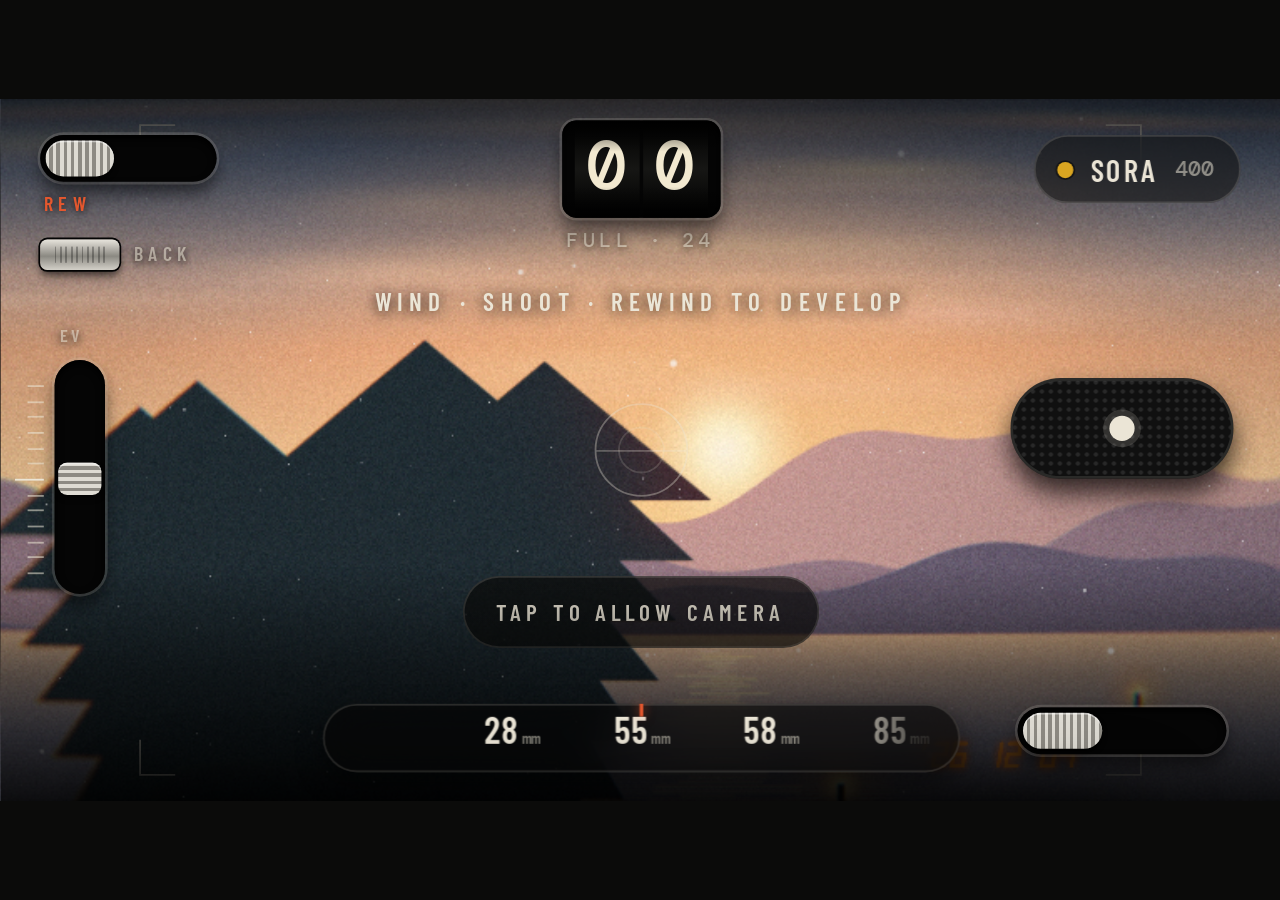
<file: latent.html>
<!doctype html>
<html lang="en">
<head>
<meta charset="utf-8">
<meta name="viewport" content="width=device-width,initial-scale=1,maximum-scale=1,user-scalable=no,viewport-fit=cover">
<meta name="theme-color" content="#0b0b0a">
<meta name="apple-mobile-web-app-capable" content="yes">
<meta name="apple-mobile-web-app-status-bar-style" content="black-translucent">
<title>LATENT</title>
<link rel="preconnect" href="https://fonts.googleapis.com">
<link rel="preconnect" href="https://fonts.gstatic.com" crossorigin>
<link href="https://fonts.googleapis.com/css2?family=Barlow+Condensed:wght@500;600;700&family=DM+Mono:wght@400;500&display=swap" rel="stylesheet">
<style>
/* LATENT — a black-paint 35mm SLR. The viewfinder is the whole screen; the camera is a few big,
   honest controls floating on it. Wear = black paint chipping off to brass, on the controls themselves. */
:root{
  --bg:#0b0b0a; --ink:#ebe5d6; --dim:rgba(235,229,214,.55); --hair:rgba(235,229,214,.16);
  --acc:#e4572e; --brass:#b98a4a;
  --f-ui:'Barlow Condensed','Arial Narrow',sans-serif;
  --f-mono:'DM Mono',ui-monospace,Menlo,monospace;
  --sat:env(safe-area-inset-top,0px); --sab:env(safe-area-inset-bottom,0px); --sal:env(safe-area-inset-left,0px); --sar:env(safe-area-inset-right,0px);
}
*{box-sizing:border-box;-webkit-tap-highlight-color:transparent}
html,body{margin:0;height:100%;background:var(--bg);overflow:hidden;overscroll-behavior:none;touch-action:manipulation;
  -webkit-user-select:none;user-select:none;-webkit-touch-callout:none;font-family:var(--f-ui);color:var(--ink)}
#fit{position:fixed;inset:0;display:flex;align-items:center;justify-content:center}
#stage{position:relative;flex:none;width:390px;height:812px;overflow:hidden;background:#000}
.t0{touch-action:none}

/* ---------- the viewfinder: whole screen ---------- */
#vfw{position:absolute;inset:0;z-index:1;overflow:hidden}
#gl{position:absolute;inset:0;width:100%;height:100%;display:block}
#vfo{position:absolute;left:0;top:50%;width:390px;height:585px;margin-top:-316.5px;pointer-events:none}
.cn{position:absolute;width:20px;height:20px;border:0 solid rgba(235,229,214,.7)}
.cn.tl{left:14px;top:14px;border-width:1.5px 0 0 1.5px}.cn.tr{right:14px;top:14px;border-width:1.5px 1.5px 0 0}
.cn.bl{left:14px;bottom:14px;border-width:0 0 1.5px 1.5px}.cn.br{right:14px;bottom:14px;border-width:0 1.5px 1.5px 0}
#split{position:absolute;left:50%;top:50%;width:52px;height:52px;margin:-26px 0 0 -26px;border-radius:50%;border:1px solid rgba(235,229,214,.34)}
#split::before{content:"";position:absolute;left:0;right:0;top:50%;height:1px;background:rgba(235,229,214,.28)}
#split::after{content:"";position:absolute;inset:12px;border-radius:50%;border:1px solid rgba(235,229,214,.16)}
#bo{position:absolute;inset:0;background:#000;opacity:0;pointer-events:none;transition:opacity .25s}
#vfw.bo #bo{opacity:1;transition:none}
#lk{position:absolute;inset:0;opacity:0;pointer-events:none;background:linear-gradient(100deg,rgba(255,80,20,.97),rgba(255,190,110,.88) 45%,rgba(255,244,214,.96))}
#vfw.lk #lk{animation:lk 1.2s ease-out}
@keyframes lk{0%{opacity:1}100%{opacity:0}}
#perm{position:absolute;left:50%;top:50%;transform:translate(-50%,120px);padding:11px 18px;border-radius:999px;background:rgba(10,10,9,.7);border:1px solid var(--hair);
  color:var(--ink);font:600 13px var(--f-ui);letter-spacing:.22em;text-transform:uppercase;white-space:nowrap;display:none;z-index:3}
#scrimT{position:absolute;left:0;right:0;top:0;height:140px;z-index:2;pointer-events:none;background:linear-gradient(180deg,rgba(0,0,0,.72),transparent)}
#scrimB{position:absolute;left:0;right:0;bottom:0;height:260px;z-index:2;pointer-events:none;background:linear-gradient(0deg,rgba(0,0,0,.88),rgba(0,0,0,.5) 55%,transparent)}

/* ---------- top: rewind slide, back latch, frame drum, film ---------- */
.slot{position:absolute;border-radius:13px;background:#050505;box-shadow:inset 0 2px 4px #000,0 0 0 1.5px rgba(235,229,214,.16),0 6px 10px rgba(0,0,0,.55);touch-action:none;z-index:4}
.slot i{position:absolute;top:3px;left:3px;height:calc(100% - 6px);border-radius:10px;background:repeating-linear-gradient(90deg,#dedbd3 0 2px,#8d8a83 2px 4px);box-shadow:0 2px 3px rgba(0,0,0,.7),inset 0 1px 0 rgba(255,255,255,.5)}
.slot.led::before{content:"";position:absolute;right:9px;top:50%;width:6px;height:6px;margin-top:-3px;border-radius:50%;background:#ff7a1a;box-shadow:0 0 8px #ff7a1a;animation:pulse 1.1s ease-in-out infinite}
@keyframes pulse{50%{opacity:.25}}
.lbl{position:absolute;z-index:4;font:600 11px var(--f-ui);letter-spacing:.28em;color:var(--dim);text-transform:uppercase;text-shadow:0 1px 5px rgba(0,0,0,.9);pointer-events:none}
#rew{left:20px;top:calc(var(--sat) + 24px);width:98px;height:26px}#rew i{width:38px}
#rewLab{left:22px;top:calc(var(--sat) + 55px);color:var(--acc)}
#latch{position:absolute;left:20px;top:calc(var(--sat) + 80px);width:44px;height:17px;border-radius:4px;z-index:4;touch-action:none;
  background:linear-gradient(180deg,#e8e5dd,#8b8982 55%,#d3d0c8);box-shadow:0 3px 5px rgba(0,0,0,.65),0 0 0 1px #050505;transition:transform .2s cubic-bezier(.3,1.5,.5,1)}
#latch::after{content:"";position:absolute;left:8px;right:8px;top:4px;bottom:4px;background:repeating-linear-gradient(90deg,rgba(0,0,0,.28) 0 1px,transparent 1px 3px)}
#latch.open{transform:translateY(-7px);box-shadow:0 10px 8px rgba(0,0,0,.5),0 0 0 1.5px var(--acc)}
#latchLab{left:72px;top:calc(var(--sat) + 81px)}
#counter{position:absolute;left:50%;top:calc(var(--sat) + 16px);transform:translateX(-50%);z-index:4;text-align:center;touch-action:none}
.drum{width:88px;height:54px;border-radius:8px;background:#050505;box-shadow:inset 0 2px 6px #000,0 0 0 1.5px rgba(235,229,214,.16),0 6px 10px rgba(0,0,0,.55);position:relative;overflow:hidden;display:flex;justify-content:center;gap:2px;padding:0 6px}
.drum .col{width:36px;height:100%;position:relative;overflow:hidden;background:linear-gradient(180deg,#000,#161614 50%,#000)}
.drum .roll{position:absolute;left:0;right:0;top:0}
.drum .roll b{display:block;height:54px;line-height:54px;text-align:center;font:500 38px var(--f-mono);color:#f2e9d0}
.drum::after{content:"";position:absolute;inset:0;background:linear-gradient(180deg,rgba(0,0,0,.75),transparent 32%,transparent 68%,rgba(0,0,0,.75));pointer-events:none}
#cntMax{display:block;margin-top:5px;font:500 11px var(--f-mono);color:var(--dim);letter-spacing:.2em;text-shadow:0 1px 5px rgba(0,0,0,.9)}
#chip{position:absolute;right:20px;top:calc(var(--sat) + 26px);height:38px;padding:0 14px 0 12px;z-index:4;display:flex;align-items:center;gap:9px;border-radius:19px;
  background:rgba(8,8,7,.5);border:1px solid var(--hair);-webkit-backdrop-filter:blur(12px);backdrop-filter:blur(12px);
  font:600 17px var(--f-ui);letter-spacing:.1em;text-transform:uppercase}
#chip i{width:9px;height:9px;border-radius:50%;box-shadow:0 0 0 1px rgba(0,0,0,.5)}
#chip em{font:500 12px var(--f-mono);font-style:normal;color:var(--dim);letter-spacing:.02em}

/* ---------- bottom: lens ring + shutter, exposure, lever ---------- */
#lring{position:absolute;left:18px;bottom:calc(var(--sab) + 108px);width:354px;height:38px;border-radius:19px;z-index:4;touch-action:none;
  background:rgba(8,8,7,.62);border:1px solid var(--hair);-webkit-backdrop-filter:blur(12px);backdrop-filter:blur(12px);box-shadow:0 6px 14px rgba(0,0,0,.5)}
#lnums{position:absolute;inset:0;overflow:hidden;border-radius:19px;-webkit-mask-image:linear-gradient(90deg,transparent,#000 22%,#000 78%,transparent);mask-image:linear-gradient(90deg,transparent,#000 22%,#000 78%,transparent)}
#ltrack{position:absolute;left:177px;top:0;width:0;height:100%}
.ln{position:absolute;top:0;width:72px;text-align:center;line-height:36px;font:600 21px var(--f-ui);color:var(--ink);letter-spacing:.02em}
.ln small{font:500 9px var(--f-mono);color:var(--dim);margin-left:2px}
.tkr{position:absolute;bottom:0;left:0;width:72px;height:6px;background:repeating-linear-gradient(90deg,rgba(235,229,214,.3) 0 1px,transparent 1px 9px);opacity:.8}
#lidx{position:absolute;left:50%;top:-1px;margin-left:-1px;width:2px;height:7px;background:var(--acc);z-index:3;box-shadow:0 0 6px rgba(228,87,46,.8)}

#shutter{position:absolute;left:50%;margin-left:-62px;bottom:calc(var(--sab) + 22px);width:124px;height:56px;border-radius:28px;z-index:4;touch-action:none;
  background:#101010;background-image:radial-gradient(rgba(255,255,255,.1) 1px,transparent 1.4px);background-size:5px 5px;
  box-shadow:inset 0 0 0 1.5px #2a2a28,inset 0 2px 0 rgba(255,255,255,.08),0 8px 14px rgba(0,0,0,.75);display:grid;place-items:center;transition:transform .06s}
#shutter::before{content:"";width:14px;height:14px;border-radius:50%;background:var(--ink);box-shadow:0 0 0 3.5px rgba(235,229,214,.16)}
#shutter.dn{transform:scale(.95) translateY(1px)}
#lev{right:20px;bottom:calc(var(--sab) + 37px);width:116px;height:26px}#lev i{width:44px}
#evs{position:absolute;left:342px;top:calc(50% - 89px);width:28px;height:130px;border-radius:14px;z-index:4;touch-action:none;
  background:#050505;box-shadow:inset 0 2px 5px #000,0 0 0 1.5px rgba(235,229,214,.16),0 6px 10px rgba(0,0,0,.55)}
#evs i{position:absolute;left:2px;width:24px;height:18px;border-radius:5px;background:repeating-linear-gradient(0deg,#dedbd3 0 2px,#8d8a83 2px 4px);box-shadow:0 2px 3px rgba(0,0,0,.7),inset 0 1px 0 rgba(255,255,255,.5)}
#evs .tk{position:absolute;right:34px;width:9px;height:1px;background:rgba(235,229,214,.55)}
#evs .tk.z{width:16px;background:var(--ink)}
#evLab{left:325px;top:calc(50% - 108px);font-size:10px;letter-spacing:.2em}
#toast{position:absolute;left:0;right:0;top:calc(50% - 286px);text-align:center;font:600 14px var(--f-ui);letter-spacing:.26em;text-transform:uppercase;
  color:var(--ink);text-shadow:0 1px 8px rgba(0,0,0,.9);opacity:0;transition:opacity .3s;z-index:9;pointer-events:none}

/* ---------- film sheet ---------- */
#sheetBg{position:absolute;inset:0;z-index:14;background:rgba(0,0,0,.55);opacity:0;pointer-events:none;transition:opacity .25s}
#sheetBg.on{opacity:1;pointer-events:auto}
#sheet{position:absolute;left:0;right:0;bottom:0;z-index:15;padding:10px 18px calc(var(--sab) + 22px);border-radius:22px 22px 0 0;background:#121211;
  border-top:1px solid var(--hair);transform:translateY(105%);transition:transform .34s cubic-bezier(.2,.9,.25,1);box-shadow:0 -20px 40px rgba(0,0,0,.6)}
#sheet.on{transform:none}
.grab{width:38px;height:4px;border-radius:2px;background:var(--hair);margin:0 auto 14px}
.sh-h{font:600 12px var(--f-ui);letter-spacing:.3em;color:var(--dim);text-transform:uppercase;margin:14px 2px 9px}
#fgrid{display:grid;grid-template-columns:repeat(3,1fr);gap:10px}
.carton{position:relative;height:96px;min-width:0;border-radius:7px;overflow:hidden;background:#1b1b19;border:1px solid var(--hair);cursor:pointer;touch-action:manipulation;
  display:flex;flex-direction:column;transition:transform .15s,border-color .15s}
.carton .cb{height:26px;display:flex;align-items:center;justify-content:center;font:700 16px var(--f-ui);letter-spacing:.14em;text-transform:uppercase}
.carton .ci{font:500 28px/1 var(--f-mono);margin:11px 0 0 12px}
.carton .ct{font:500 12px var(--f-ui);white-space:nowrap;letter-spacing:.08em;color:var(--dim);margin:5px 0 0 12px;text-transform:uppercase}
.carton.on{border-color:var(--ink);box-shadow:0 0 0 1px var(--ink)}
.carton:active{transform:scale(.97)}
#seg{display:grid;grid-template-columns:repeat(3,1fr);border:1px solid var(--hair);border-radius:10px;overflow:hidden}
#seg b{padding:12px 0;text-align:center;font:500 18px var(--f-mono);color:var(--dim);cursor:pointer}
#seg b+b{border-left:1px solid var(--hair)}
#seg b.on{background:var(--ink);color:#141413}
#seg.lock b{opacity:.4}
.rowx{display:flex;justify-content:space-between;align-items:center;margin-top:16px;font:600 15px var(--f-ui);letter-spacing:.18em;text-transform:uppercase}
.sw{position:relative;width:52px;height:30px;border-radius:15px;background:#050505;box-shadow:inset 0 2px 4px #000,0 0 0 1px var(--hair);cursor:pointer}
.sw i{position:absolute;left:3px;top:3px;width:24px;height:24px;border-radius:50%;transition:left .14s cubic-bezier(.3,1.4,.5,1);
  background:conic-gradient(from 30deg,#dcd9d1,#85837c,#ece9e1,#76746e,#dcd9d1);box-shadow:0 2px 3px rgba(0,0,0,.7)}
.sw.on{background:#2a1608}.sw.on i{left:25px}
.sw.on::after{content:"";position:absolute;left:11px;top:12px;width:6px;height:6px;border-radius:50%;background:#ff9a3d;box-shadow:0 0 8px #ff7a1a}
.flag{width:70px;height:40px;border-radius:5px;background:#050505;box-shadow:inset 0 2px 4px #000,0 0 0 1.5px rgba(235,229,214,.16);overflow:hidden;position:relative;cursor:pointer}
.flag i{position:absolute;inset:0;transition:transform .25s cubic-bezier(.3,1.4,.5,1);display:grid;place-items:center;font:700 15px var(--f-ui);letter-spacing:.14em}
.flag .a{background:#e4572e;color:#fff}.flag .b{background:#e8e4da;color:#141413;transform:translateY(100%)}
.flag.off .a{transform:translateY(-100%)}.flag.off .b{transform:none}
.sbtn{display:block;width:100%;margin-top:10px;padding:13px;border-radius:10px;border:1px solid var(--hair);background:transparent;color:var(--ink);font:600 14px var(--f-ui);letter-spacing:.22em;text-transform:uppercase;cursor:pointer}
#bPhoto{display:block;width:100%;margin-top:18px;padding:13px;border-radius:10px;border:1px solid var(--hair);background:transparent;color:var(--ink);
  font:600 14px var(--f-ui);letter-spacing:.22em;text-transform:uppercase;cursor:pointer}

/* ---------- lab (developing) ---------- */
#lab{position:absolute;inset:0;z-index:20;display:none;flex-direction:column;background:var(--bg);padding:calc(var(--sat) + 24px) 14px calc(var(--sab) + 16px);gap:12px}
#lab.on{display:flex}
#labHead{display:flex;justify-content:space-between;align-items:baseline;font:600 20px var(--f-ui);letter-spacing:.34em}
#labSub{font:500 12px var(--f-mono);letter-spacing:.1em;color:var(--dim)}
#labBar{height:2px;background:#222;overflow:hidden;flex:none}
#labFill{display:block;height:100%;width:0;background:var(--acc);transition:width .2s}
#labScroll{flex:1;overflow-y:auto;touch-action:pan-y;-webkit-overflow-scrolling:touch}
#labGrid{display:grid;grid-template-columns:1fr 1fr;gap:12px;padding:4px 2px 12px}
#labGrid figure{margin:0;background:#ece6d6;padding:7px 7px 24px;position:relative;box-shadow:0 8px 18px rgba(0,0,0,.6);animation:emerge 3s ease-out;cursor:pointer}
#labGrid figure img{display:block;width:100%;height:auto}
#labGrid figcaption{position:absolute;left:8px;right:8px;bottom:6px;font:500 9px var(--f-mono);letter-spacing:.06em;color:#6b6558;text-transform:uppercase;display:flex;justify-content:space-between}
@keyframes emerge{from{filter:brightness(2.4) contrast(.3) saturate(.1) sepia(.5);opacity:.15}to{filter:none;opacity:1}}
.prow{display:flex;gap:12px;justify-content:center;flex:none}
.pbtn{font:600 15px var(--f-ui);letter-spacing:.26em;padding:13px 26px;border-radius:999px;border:1px solid var(--ink);color:#141413;cursor:pointer;background:var(--ink)}
.pbtn.alt{background:transparent;color:var(--ink);border-color:var(--hair)}
#print{position:absolute;inset:0;z-index:25;display:none;background:rgba(6,6,6,.92);align-items:center;justify-content:center;flex-direction:column;gap:20px}
#print.on{display:flex}
#paper{position:relative;background:#ece6d6;padding:12px 12px 40px;box-shadow:0 16px 40px rgba(0,0,0,.75);transform:rotate(-1deg)}
#paper img{display:block;max-width:310px;max-height:520px;width:auto;height:auto}
#cap{position:absolute;left:14px;right:14px;bottom:12px;font:500 10px var(--f-mono);letter-spacing:.06em;color:#6b6558;text-transform:uppercase;display:flex;justify-content:space-between}
#phint{font:500 12px var(--f-ui);letter-spacing:.22em;color:#777;text-transform:uppercase}
#wear{position:absolute;left:0;top:0;width:390px;height:812px;z-index:8;pointer-events:none}
#nogl{position:absolute;inset:0;display:none;align-items:center;justify-content:center;z-index:30;color:#ddd;text-align:center;padding:40px;background:#111;font:500 16px var(--f-ui)}
#cam{position:fixed;width:2px;height:2px;opacity:0;pointer-events:none;left:0;top:0}
/* ---------- landscape: stage is wider than tall, controls move to the sides ---------- */
body.land #scrimT{height:100px}body.land #scrimB{height:130px}
body.land #perm{transform:translate(-50%,70px)}
body.land #rew{left:calc(var(--sal) + 22px);top:20px}
body.land #rewLab{left:calc(var(--sal) + 24px);top:51px}
body.land #latch{left:calc(var(--sal) + 22px);top:78px}
body.land #latchLab{left:calc(var(--sal) + 74px);top:79px}
body.land #counter{top:12px}
body.land #chip{right:calc(var(--sar) + 22px);top:20px}
body.land #evs{left:calc(var(--sal) + 30px);top:calc(50% - 50px)}
body.land #evLab{left:calc(var(--sal) + 33px);top:calc(50% - 70px)}
body.land #lring{left:50%;margin-left:-177px;bottom:16px}
body.land #shutter{left:auto;margin-left:0;right:calc(var(--sar) + 26px);bottom:auto;top:calc(50% - 40px)}
body.land #lev{right:calc(var(--sar) + 30px);bottom:26px}
body.land #sheet{left:50%;right:auto;width:560px;margin-left:-280px}
body.land #lab{padding-left:max(14px,var(--sal));padding-right:max(14px,var(--sar))}
@keyframes hint{50%{filter:drop-shadow(0 0 7px var(--acc))}}
.slot.hint{animation:hint .5s 3}
#sheet{max-height:94%;overflow-y:auto}
#ftabs{display:flex;gap:6px;margin-bottom:10px;overflow-x:auto}
#ftabs b{flex:none;padding:8px 14px;border-radius:99px;border:1px solid var(--hair);font:600 14px var(--f-ui);letter-spacing:.14em;text-transform:uppercase;color:var(--dim);cursor:pointer}
#ftabs b.on{background:var(--ink);color:#141413;border-color:var(--ink)}
#fgrid{max-height:290px;overflow-y:auto;touch-action:pan-y;-webkit-overflow-scrolling:touch;padding:2px}
#fseg{grid-template-columns:repeat(5,1fr)}
#fseg b{font-size:14px;padding:9px 0 7px;line-height:1.15}#fseg b small{display:block;font:400 9px var(--f-mono);opacity:.7;margin-top:2px}
#fseg{display:grid;border:1px solid var(--hair);border-radius:10px;overflow:hidden}
#fseg b{text-align:center;font-family:var(--f-ui);font-weight:600;color:var(--dim);cursor:pointer;letter-spacing:.06em}
#fseg b+b{border-left:1px solid var(--hair)}
#fseg b.on{background:var(--ink);color:#141413}
#fseg.lock b{opacity:1}
</style>
</head>
<body>
<div id="fit"><div id="stage">

  <div id="vfw" class="t0">
    <canvas id="gl" width="420" height="874"></canvas>
    <div id="vfo">
      <i class="cn tl"></i><i class="cn tr"></i><i class="cn bl"></i><i class="cn br"></i>
      <div id="split"></div>
    </div>
    <div id="bo"></div><div id="lk"></div>
    <div id="perm">Tap to allow camera</div>
  </div>
  <div id="scrimT"></div><div id="scrimB"></div>

  <div id="rew" class="slot t0"><i></i></div><div id="rewLab" class="lbl">Rew</div>
  <div id="latch" class="t0"></div><div id="latchLab" class="lbl">Back</div>
  <div id="counter" class="t0"><div class="drum"><div class="col"><div class="roll" id="d1"></div></div><div class="col"><div class="roll" id="d2"></div></div></div><span id="cntMax">/24</span></div>
  <div id="chip" class="t0"><i></i><span id="chipN"></span><em id="chipI"></em></div>

  <div id="lring"><div id="lnums"><div id="ltrack"></div></div><div id="lidx"></div></div>

  <div id="evs"><i></i></div><div id="evLab" class="lbl">EV</div>
  <div id="shutter"></div>
  <div id="lev" class="slot t0 led"><i></i></div>

  <div id="toast"></div>

  <div id="sheetBg"></div>
  <div id="sheet">
    <div class="grab"></div>
    <div class="sh-h" style="margin-top:4px">Film</div>
    <div id="ftabs"></div>
    <div id="fgrid"></div>
    <div class="sh-h">Frame</div>
    <div id="fseg"></div>
    <div class="sh-h">Roll</div>
    <div id="seg"><b data-n="12">12</b><b data-n="24">24</b><b data-n="36">36</b></div>
    <div class="rowx"><span>Date back</span><div class="flag" id="swDate"><i class="a">ON</i><i class="b">OFF</i></div></div>
    <button id="bPhoto">Use a photo instead</button>
    <button class="sbtn" id="bPack">Sound pack · <span id="packN">synth</span></button><input type="file" id="packf" accept=".json" hidden>
  </div>

  <div id="lab">
    <div id="labHead"><span id="labTitle">DEVELOPING</span><span id="labSub"></span></div>
    <div id="labBar"><i id="labFill"></i></div>
    <div id="labScroll"><div id="labGrid"></div></div>
    <div class="prow"><button class="pbtn" id="labSave">SAVE ALL</button><button class="pbtn alt" id="labClose">DONE</button></div>
  </div>
  <div id="print">
    <div id="paper"><img id="pimg" alt="print"><div id="cap"><span id="capL"></span><span id="capR"></span></div></div>
    <div class="prow"><button class="pbtn" id="pSave">SAVE</button><button class="pbtn alt" id="pClose">BACK</button></div>
    <div id="phint">touch and hold the print to save it</div>
  </div>
  <canvas id="wear" width="780" height="1624"></canvas>
  <div id="nogl">This phone or browser has no WebGL2, which LATENT needs.</div>
</div></div>
<video id="cam" playsinline muted></video>
<input type="file" id="file" accept="image/*" hidden>

<script>
(()=>{'use strict';
const $=s=>document.querySelector(s);
const clamp=(x,a,b)=>Math.min(b,Math.max(a,x));
const sleep=ms=>new Promise(r=>setTimeout(r,ms));
const rng=a=>()=>{a|=0;a=a+0x6D2B79F5|0;let t=Math.imul(a^a>>>15,1|a);t=t+Math.imul(t^t>>>7,61|t)^t;return((t^t>>>14)>>>0)/4294967296};

/* ================= state ================= */
const KEY='latent.v4';
const S=Object.assign({fmt:0,cat:'all',lens:1,film:0,ev:0,date:true,len:24,frame:0,shots:0,opened:false,burnNext:0},(()=>{try{return JSON.parse(localStorage.getItem(KEY)||'{}')}catch(e){return{}}})());
const save=()=>{try{localStorage.setItem(KEY,JSON.stringify(S))}catch(e){}};
let armed=true,busy=false,live=false,dirty=true,backOpen=false,labOpen=false,rewinding=false,sheetOn=false,SC=1,SH=812;
const FOFF=24; /* the frame sits this far above screen centre, leaving room for the lens strip */
let FA=2/3,LAND=false,SW=390,DEV=false; /* 35mm frame: w/h (portrait <1, landscape >1) */
const faOf=(i,l)=>l?1/FORMATS[i].asp:FORMATS[i].asp;
const wearOf=n=>1-Math.exp(-n/90);
const BURN=[0,.3,.65,1];

/* ================= data ================= */
const LENSES=[
 {mm:28, name:'LATENT-WIDE 1:3.5', zoom:1.22,k:.20, vig:.55,ca:.40,soft:.35,swirl:0, glow:.10},
 {mm:55, name:'LATENT-SOL 1:1.8',  zoom:1.60,k:.02, vig:.38,ca:.15,soft:.20,swirl:0, glow:.15},
 {mm:58, name:'ROSSA-ZAR 1:2',     zoom:1.70,k:0,   vig:.50,ca:.20,soft:.95,swirl:1, glow:.25},
 {mm:85, name:'SOFT-LAT 1:2.8',    zoom:2.10,k:-.03,vig:.30,ca:.10,soft:.25,swirl:0, glow:.95},
 {mm:135,name:'TELE-LAT 1:3.5',    zoom:2.60,k:-.05,vig:.25,ca:.25,soft:.10,swirl:0, glow:.10},
];
const FB={contrast:1,lift:.02,sat:1,sh:[0,0,0],hi:[0,0,0],grain:.05,gres:900,hal:.2,glow:.12,roll:1.3,fog:0,fogC:[.03,.03,.03],mono:0,mw:[.34,.5,.16],leak:.02,dust:.03,dark:0,halo:[1,.4,.2],gn:[1,1,1],gm:[1,1,1],vigx:0};
const mk=(name,iso,type,cat,c,ink,o)=>Object.assign({name,iso,type,cat,c,ink},FB,o);
const FILMS=[
 /* colour negative */
 mk('SORA',400,'colour neg','colour','#d9a521','#1a1204',{contrast:.92,lift:.035,sat:.95,sh:[-.004,.03,.022],hi:[.05,.022,-.03],grain:.05,hal:.35,glow:.18,roll:1.4,fogC:[.06,.04,.03],halo:[1,.38,.15]}),
 mk('HONEY',100,'daylight gold','colour','#e8b04a','#2a1a04',{contrast:.95,lift:.03,sat:1.05,sh:[-.01,.02,.02],hi:[.05,.03,-.04],grain:.035,gres:1300,roll:1.4}),
 mk('AMBRA',160,'portrait','colour','#e0a37c','#2a1408',{contrast:.86,lift:.035,sat:.86,sh:[0,.012,.012],hi:[.035,.016,-.01],grain:.03,gres:1250,roll:1.6,glow:.15}),
 mk('KOBALT',400,'cool consumer','colour','#2b5fa8','#eaf3ff',{contrast:1.05,sat:1.05,sh:[-.02,.02,.045],hi:[-.01,0,.03],grain:.06}),
 mk('PIVO',800,'low light','colour','#b0452a','#ffeede',{contrast:.98,sh:[-.01,.01,.03],hi:[.05,.01,-.03],grain:.09,gres:650,hal:.5,glow:.2}),
 mk('RIVA',50,'fine grain','colour','#7a9f3a','#10200a',{contrast:1.1,sat:1.15,grain:.018,gres:1700,hal:.1}),
 mk('PACIFIC',200,'vivid','colour','#0f7f9a','#e8fbff',{contrast:1.16,sat:1.32,hi:[.02,0,-.02],sh:[-.01,0,.03]}),
 mk('OPAL',400,'pastel','colour','#c8b4d6','#241a2c',{contrast:.78,lift:.08,sat:.8,sh:[.01,.02,.035],hi:[.04,.02,.02],fog:.03,fogC:[.05,.04,.06],grain:.055}),
 mk('MIDORI',200,'colour neg','colour','#2f8a52','#effff0',{contrast:1.05,sh:[-.02,.04,-.01],hi:[.02,.03,-.04],grain:.05,gres:1000,hal:.25,glow:.14,roll:1.3,fogC:[.02,.05,.02]}),
 mk('KIOSK',200,'drugstore','colour','#cf3f35','#fff0e0',{contrast:1.02,sat:1.05,sh:[-.005,.015,.02],hi:[.04,.015,-.02],grain:.055}),
 /* slide */
 mk('AKAI',100,'slide','slide','#c2392d','#fff3e2',{contrast:1.24,lift:0,sat:1.35,sh:[-.012,0,.045],grain:.022,gres:1500,hal:.1,glow:.08,roll:.55,dark:1}),
 mk('VELVET',50,'saturated slide','slide','#8f1d63','#ffe9f5',{contrast:1.32,lift:0,sat:1.6,grain:.018,gres:1700,roll:.5,dark:1,hal:.1}),
 mk('PROVA',100,'neutral slide','slide','#3b4a58','#e8eef2',{contrast:1.15,lift:.005,sat:1.15,grain:.022,gres:1500,roll:.6,dark:1,hal:.1}),
 mk('SUNDAY',200,'warm slide','slide','#d86f1c','#fff2de',{contrast:1.2,lift:.005,sat:1.25,hi:[.06,.02,-.05],sh:[-.01,0,.02],grain:.03,roll:.6,dark:1}),
 mk('DUSK',400,'cool slide','slide','#3a4f8e','#e6ecff',{contrast:1.18,lift:.005,sat:1.2,sh:[-.02,0,.05],hi:[-.02,0,.04],grain:.04,roll:.7,dark:1}),
 /* black & white */
 mk('KURO',400,'black & white','bw','#e8e4da','#141413',{contrast:1.2,lift:.015,sat:0,sh:[0,0,.01],hi:[.01,.008,0],grain:.075,gres:800,hal:.15,glow:.1,roll:1.1,mono:1,halo:[1,1,1]}),
 mk('FINA',100,'fine b&w','bw','#d8d6cf','#141413',{contrast:1.15,mono:1,grain:.02,gres:1600,halo:[1,1,1]}),
 mk('GRANITE',3200,'pushed b&w','bw','#4b4b4b','#ece8de',{contrast:1.38,lift:0,mono:1,grain:.17,gres:520,hal:.2,halo:[1,1,1]}),
 mk('NOIR',400,'selenium','bw','#2f3a46','#e4eaf0',{contrast:1.22,mono:1,sh:[0,0,.025],hi:[.02,0,-.015],grain:.06,halo:[1,1,1]}),
 mk('SEPIA',100,'sepia toned','bw','#9a6a3c','#fff0d8',{contrast:1,lift:.04,mono:1,sh:[.04,.02,0],hi:[.1,.055,-.05],grain:.05,halo:[1,.8,.5]}),
 mk('ORTHO',80,'orthochromatic','bw','#bdb7a8','#1b1a17',{contrast:1.3,mono:1,mw:[.1,.55,.45],grain:.04,halo:[1,1,1]}),
 mk('INFRA',400,'infrared','bw','#b32a2a','#ffeaea',{contrast:1.12,mono:1,mw:[-.25,1.2,.15],glow:.45,hal:.3,grain:.07,halo:[1,1,1]}),
 mk('SILK',200,'soft mono','bw','#9aa0a8','#12151a',{contrast:.85,lift:.05,mono:1,glow:.3,grain:.04,halo:[1,1,1]}),
 /* cine */
 mk('MINATO',800,'tungsten','cine','#2a76a0','#fff3e2',{contrast:1.08,sh:[-.03,.012,.07],hi:[.065,0,-.06],grain:.085,gres:700,hal:.95,glow:.25,roll:1.6,fogC:[.02,.03,.06],halo:[1,.22,.08]}),
 mk('CINE-T',500,'cine tungsten','cine','#1c5c88','#e2f1ff',{contrast:1.05,sh:[-.02,.01,.05],hi:[.04,0,-.03],hal:1,halo:[1,.2,.06],roll:1.8,grain:.07,gres:760}),
 mk('CINE-D',250,'cine daylight','cine','#6e8a4a','#f0f7e4',{contrast:.92,sat:.92,roll:2,fog:.01,grain:.045,hal:.5}),
 mk('REMJET',500,'halation','cine','#d33b17','#fff0e6',{contrast:1,hal:1.5,glow:.35,halo:[1,.12,.04],grain:.08,roll:1.8}),
 mk('BLEACH',200,'bleach bypass','cine','#8a8f94','#101214',{contrast:1.5,lift:0,sat:.5,grain:.09,roll:.9}),
 mk('NEON',500,'night neon','cine','#7a2bc4','#f4e8ff',{contrast:1.12,sat:1.25,sh:[.02,-.01,.06],hi:[.05,-.02,.04],hal:.9,halo:[1,.2,.6],grain:.08}),
 /* experimental / expired */
 mk('HAZE',200,'expired 1998','fx','#a8683a','#fff0d4',{contrast:.78,lift:.09,sat:.7,sh:[-.01,.05,.03],hi:[.05,-.01,.03],grain:.11,gres:600,hal:.4,fog:.07,fogC:[.07,.03,.06],leak:.35,dust:.07,halo:[1,.3,.3]}),
 mk('MOLD',100,'expired 1989','fx','#6d7a3f','#f2f6dc',{contrast:.7,sat:.6,fog:.1,fogC:[.03,.07,.03],leak:.5,dust:.1,grain:.12,gres:600}),
 mk('REDSCALE',100,'redscale','fx','#c0381b','#ffe9de',{gn:[1.3,.75,.2],contrast:1.1,sat:1.1,leak:.12,grain:.07,hal:.5}),
 mk('CROSSED',100,'cross-processed','fx','#37b08a','#06201a',{gm:[.88,.95,1.18],gn:[1.06,1,.9],sh:[-.02,.055,.06],hi:[.07,.05,-.08],sat:1.3,contrast:1.3,grain:.06}),
 mk('LOMA',400,'toy camera','fx','#e0521e','#fff1e6',{contrast:1.3,sat:1.5,sh:[0,0,.05],hi:[.03,0,0],vigx:.45,grain:.07,leak:.1,glow:.2}),
 mk('PURPLE',200,'purple haze','fx','#8c4aa8','#f6e9ff',{gn:[1.05,.92,1.12],sh:[.03,-.01,.06],hi:[.04,-.02,.07],sat:1.2,grain:.06,fog:.02,fogC:[.05,.02,.06]}),
 mk('SEAFOAM',200,'teal cast','fx','#4fb3a0','#06201a',{sh:[-.01,.04,.04],hi:[-.02,.03,0],grain:.05}),
 mk('LEAK',200,'light leak','fx','#e07a30','#2a1204',{leak:1.1,dust:.1,contrast:.95,sat:1.05,grain:.07}),
 mk('DUST',100,'dusty old','fx','#a79d84','#1d1a12',{dust:.25,leak:.08,contrast:.9,lift:.05,sat:.8,fog:.03,grain:.09}),
];
const FORMATS=[
 {n:'FULL',s:'36\u00d724',asp:2/3,crop:1},
 {n:'CROP',s:'APS-C \u00d71.5',asp:2/3,crop:1.5},
 {n:'HALF',s:'18\u00d724',asp:3/4,crop:1},
 {n:'6\u00d77',s:'4:5',asp:4/5,crop:1},
 {n:'SQUARE',s:'6\u00d76',asp:1,crop:1},
];

/* ================= sound engine v2: modal / contact synthesis =================
   A click is not a beep: it is a tiny impact (a 1–2 ms noise transient) exciting a few damped resonances
   (metal rings high and long, plastic low and dull, the camera body adds a short room). Every play is
   slightly randomised, so ten shots never sound like one sample. Your own recordings override any sound. */
let AC,NB,MASTER;
const rnd=a=>(Math.random()*2-1)*a, J=(x,p=.03)=>x*(1+rnd(p));
function ac(){try{if(!AC){AC=new(window.AudioContext||window.webkitAudioContext)();const sr=AC.sampleRate;NB=AC.createBuffer(1,sr,sr);const d=NB.getChannelData(0);for(let i=0;i<sr;i++)d[i]=Math.random()*2-1;
  MASTER=AC.createGain();MASTER.gain.value=.55;const hp=AC.createBiquadFilter();hp.type='highpass';hp.frequency.value=70;
  const comp=AC.createDynamicsCompressor();comp.threshold.value=-12;comp.ratio.value=3;comp.attack.value=.001;comp.release.value=.08;
  const conv=AC.createConvolver(),L=Math.floor(sr*.16),ir=AC.createBuffer(1,L,sr),o=ir.getChannelData(0);
  for(let i=0;i<L;i++){const t=i/sr;o[i]=(Math.random()*2-1)*Math.exp(-t/.024)*Math.min(1,i/30)}
  for(const[tm,g]of[[.0023,.5],[.0051,.35],[.0089,.25]]){const k=Math.floor(tm*sr);o[k]+=g;o[k+1]-=g*.6}
  const wet=AC.createGain();wet.gain.value=.2;MASTER.connect(hp);MASTER.connect(conv);conv.connect(wet);wet.connect(hp);hp.connect(comp);comp.connect(AC.destination)}
  if(AC.state==='suspended')AC.resume()}catch(e){}return AC}
const T0=()=>AC.currentTime;
/* noise band: friction, swish of a curtain, rustle */
function nz(t,o){o=Object.assign({f:3000,q:1,type:'bandpass',dur:.01,g:.3,att:.0008,f2:0},o);
  const s=AC.createBufferSource();s.buffer=NB;s.loop=true;const b=AC.createBiquadFilter();b.type=o.type;const T=T0()+Math.max(0,t);b.frequency.setValueAtTime(o.f,T);if(o.f2)b.frequency.exponentialRampToValueAtTime(o.f2,T+o.dur);b.Q.value=o.q;
  const v=AC.createGain();v.gain.setValueAtTime(0,T);v.gain.linearRampToValueAtTime(o.g,T+o.att);v.gain.exponentialRampToValueAtTime(.0001,T+o.dur);
  s.connect(b);b.connect(v);v.connect(MASTER);s.start(T,Math.random());s.stop(T+o.dur+.03)}
const tick=(t,f,g,d=.003)=>nz(t,{f,q:.7,type:'highpass',dur:d,g,att:.0002});
/* damped sinusoid: one resonance of a struck object */
function ping(t,f,dec,g,f2){if(f>AC.sampleRate*.45)return;const T=T0()+Math.max(0,t),o=AC.createOscillator(),v=AC.createGain();o.frequency.setValueAtTime(f,T);if(f2)o.frequency.exponentialRampToValueAtTime(f2,T+dec*2);
  v.gain.setValueAtTime(0,T);v.gain.linearRampToValueAtTime(g,T+.0004);v.gain.setTargetAtTime(0,T+.0004,dec);o.connect(v);v.connect(MASTER);o.start(T);o.stop(T+dec*8+.02)}
/* low body thump */
const thud=(t,f,g,dec)=>ping(t,f,dec,g,f*.55);
/* metal ring: inharmonic partials, high ones die first */
function metal(t,f,g,dec){f=J(f,.04);[[1,1,1],[2.76,.55,.7],[5.4,.32,.45],[8.93,.18,.3]].forEach(([r,gg,dd])=>ping(t,f*r,dec*dd,g*gg))}
/* plastic knock: lower, duller, shorter */
function plast(t,f,g,dec){f=J(f,.05);[[1,1,1],[1.93,.5,.6],[3.1,.25,.35]].forEach(([r,gg,dd])=>ping(t,f*r,dec*dd,g*gg))}
/* the basic contact click every mechanism is made of */
function click(t,v=1,pitch=1){tick(t,J(5200,.1),.3*v,.0025);metal(t,2500*pitch,.2*v,.011);thud(t,J(200,.1),.22*v,.016)}
/* motor: two detuned saws through a lowpass, pitch wobble and gear grit */
function motor(t,dur,f0,f1,g,cut=1300){const T=T0()+t,lp=AC.createBiquadFilter(),v=AC.createGain(),lf=AC.createOscillator(),lg=AC.createGain();
  lp.type='lowpass';lp.frequency.value=cut;lp.Q.value=2.5;v.gain.setValueAtTime(0,T);v.gain.linearRampToValueAtTime(g,T+.05);v.gain.setValueAtTime(g,T+dur-.06);v.gain.linearRampToValueAtTime(0,T+dur);
  lf.frequency.value=6+Math.random()*3;lg.gain.value=f0*.02;lf.connect(lg);
  [1,1.007].forEach(m=>{const o=AC.createOscillator();o.type='sawtooth';o.frequency.setValueAtTime(f0*m,T);o.frequency.linearRampToValueAtTime(f1*m,T+dur);lg.connect(o.frequency);o.connect(lp)});
  lp.connect(v);v.connect(MASTER);lf.start(T);lf.stop(T+dur+.05);
  nz(t,{f:cut*1.2,q:.7,dur:dur,g:g*.55,att:.05});}
/* run a motor to its stop: spin-down + clunk */
const stopClunk=(t,v=1)=>{thud(t,J(150,.05),.5*v,.05);metal(t,1800,.25*v,.02);tick(t,3500,.25*v,.003)};

const SND={
shutter:[
 {id:'slr',name:'SLR · cloth',d:'Spotmatic: зеркало ударяет вверх, шторки пробегают, зеркало падает с дребезгом',fn:()=>{
   tick(0,6500,.18,.002);metal(0,3200,.1,.006);                                     // aperture stop-down
   thud(.014,J(165,.06),.95,.05);ping(.014,J(420,.05),.03,.35);nz(.014,{f:1800,q:.7,dur:.02,g:.4});tick(.014,3500,.5);   // mirror slap
   nz(.044,{f:5200,q:1.1,dur:.006,g:.34});tick(.044,6500,.25);                       // 1st curtain
   nz(.053,{f:4300,q:1,dur:.008,g:.3});metal(.057,2800,.18,.012);thud(.057,J(140,.05),.28,.02);   // 2nd curtain stops
   thud(.105,J(135,.05),.6,.045);tick(.105,2800,.3);nz(.105,{f:1400,q:.8,dur:.03,g:.3});            // mirror returns
   thud(.123,J(150,.1),.22,.03);tick(.123,3300,.14);thud(.134,J(150,.1),.1,.02)}},          // bounce
 {id:'leaf',name:'Compact · leaf',d:'Мыльница: тихий «тск» — два лепестка, никакого зеркала',fn:()=>{
   nz(0,{f:4200,q:1.6,dur:.016,g:.2,f2:2600});metal(0,3600,.14,.007);thud(0,J(280,.08),.18,.018);
   nz(.021,{f:3300,q:1.4,dur:.014,g:.15});tick(.021,4800,.1,.003);thud(.022,J(250,.08),.1,.012)}},
 {id:'rf',name:'Rangefinder',d:'Далномер: мягкий шторочный «шлёп», без зеркала',fn:()=>{
   nz(0,{f:2400,q:.8,dur:.016,g:.25});thud(.002,J(300,.06),.22,.03);
   nz(.017,{f:3000,q:.9,dur:.012,g:.18});tick(.02,4000,.1,.003);metal(.02,2100,.08,.01)}},
 {id:'mf',name:'Medium format',d:'Тяжёлое зеркало: «ка-ДУНК», потом глубокий возврат',fn:()=>{
   thud(0,J(92,.04),1,.12);thud(0,J(210,.05),.6,.07);ping(0,J(310,.04),.06,.32);nz(0,{f:900,q:.6,dur:.06,g:.5});tick(0,3000,.5);
   tick(.075,3200,.55);metal(.075,1700,.35,.03);thud(.075,J(118,.05),.5,.05);nz(.075,{f:2500,q:.7,dur:.02,g:.3});
   thud(.23,J(88,.04),.85,.11);nz(.23,{f:700,q:.6,dur:.06,g:.4});tick(.23,2200,.3);thud(.262,J(105,.08),.3,.05);tick(.262,2600,.12)}},
 {id:'motor',name:'Motor drive',d:'SLR с мотором: щелчок, затем быстрое «ззт» взвода',fn:()=>{
   SND.shutter[0].fn();motor(.15,.17,95,210,.11,1500);stopClunk(.33,.7)}},
 {id:'slow',name:'Slow · 1/4 s',d:'Длинная выдержка: открытие, пауза, закрытие',fn:()=>{
   tick(0,6500,.18,.002);thud(.014,J(165,.06),.95,.05);ping(.014,J(420,.05),.03,.35);nz(.014,{f:1800,q:.7,dur:.02,g:.4});tick(.014,3500,.5);
   nz(.044,{f:5200,q:1.1,dur:.006,g:.34});tick(.044,6500,.25);
   nz(.3,{f:4300,q:1,dur:.008,g:.3});metal(.304,2800,.18,.012);thud(.304,J(140,.05),.28,.02);
   thud(.35,J(135,.05),.6,.045);tick(.35,2800,.3);nz(.35,{f:1400,q:.8,dur:.03,g:.3})}},
 {id:'af',name:'Compact · AF',d:'Писк подтверждения, моторчик фокуса, лепестки',fn:()=>{
   ping(0,2700,.03,.1);ping(.1,3200,.04,.1);motor(.2,.12,200,330,.05,2200);SND.shutter[1].fn.call(null)}},
],
advance:[
 {id:'ratchet',name:'Lever · ratchet',d:'Взвод в 7 зубов с трением и замком в конце',fn:()=>{
   nz(0,{f:1300,q:.5,dur:.26,g:.07,att:.06});
   for(let i=0;i<7;i++){const t=i*(.04-i*.0016)+rnd(.002);click(t,.55+i*.07,1+i*.04)}
   stopClunk(.275,1.1);thud(.285,J(240,.05),.3,.03);nz(.285,{f:1600,q:.8,dur:.03,g:.3})}},
 {id:'short',name:'Lever · short',d:'Короткий ход: три зуба и жёсткий упор',fn:()=>{
   nz(0,{f:1500,q:.5,dur:.12,g:.06,att:.03});[0,.04,.075].forEach((t,i)=>click(t,.7+i*.15,1.05));stopClunk(.125,1)}},
 {id:'wheel',name:'Thumbwheel',d:'Колёсико: частая мелкая трещотка и мягкий стоп',fn:()=>{
   for(let i=0;i<10;i++)click(i*.028+rnd(.002),.4,1.4+rnd(.05));stopClunk(.3,.55)}},
 {id:'winder',name:'Motor winder',d:'Автовзвод SLR: низкий «ззззт», остановка с ударом',fn:()=>{
   click(0,.6);motor(.02,.3,62,150,.14,1100);stopClunk(.32,1)}},
 {id:'autowind',name:'Compact · auto',d:'Автовзвод мыльницы: тонкий моторчик и мелкий «чик» на конце',fn:()=>{
   motor(0,.38,240,420,.07,2800);for(let i=0;i<5;i++)tick(.06+i*.065,4200,.06,.002);click(.4,.8,1.6)}},
 {id:'stuck',name:'End of roll',d:'Конец плёнки: упор, пружина дрожит',fn:()=>{
   click(0,.6);click(.035,.8);click(.065,1);thud(.1,J(105,.04),.8,.06);metal(.1,1300,.35,.03);tick(.1,3000,.4,.003);ping(.12,J(1800,.03),.05,.08)}},
],
rewind:[
 {id:'crank',name:'Crank',d:'Откидная ручка: неровные щелчки руки и шелест плёнки',fn:()=>{
   nz(0,{f:1600,q:.5,dur:1.5,g:.04,att:.3});let t=0;for(let i=0;i<14;i++){click(t,.45+rnd(.1),1.1);t+=.1+rnd(.012)}}},
 {id:'knob',name:'Knob spin',d:'Головка: шорох катушки и частые зубцы',fn:()=>{
   nz(0,{f:1200,q:.5,dur:1.3,g:.05,att:.25});let t=0;for(let i=0;i<22;i++){click(t,.3+rnd(.05),1.5);t+=.062-i*.0013}}},
 {id:'rmotor',name:'Motor rewind',d:'Мотор перемотки: нарастающий вой, затем стоп',fn:()=>{
   click(0,.7);motor(.03,1.05,150,520,.1,2400);stopClunk(1.1,.9)}},
 {id:'rcompact',name:'Compact · rewind',d:'Мыльница: тонкий моторчик и «пшик» крышки',fn:()=>{
   motor(0,1,310,540,.065,3200);stopClunk(1.02,.5);nz(1.05,{f:3000,q:.6,dur:.05,g:.08})}},
],
back:[
 {id:'popup',name:'Pop-up latch',d:'Защёлка, пружина «боинг», крышка отскакивает и стукает',fn:()=>{
   click(0,1.1,.9);ping(.004,J(2300,.03),.07,.1,1800);ping(.006,J(3100,.03),.05,.06,2400);
   thud(.045,J(125,.05),.55,.06);plast(.045,880,.25,.03);nz(.045,{f:1200,q:.7,dur:.03,g:.2});thud(.1,J(145,.08),.22,.04);tick(.1,2600,.1)}},
 {id:'slide',name:'Slide latch',d:'Ползунок скользит, щёлкает, стенка отходит',fn:()=>{
   nz(0,{f:2200,q:.7,dur:.05,g:.13,f2:1100});click(.052,1,1.05);thud(.075,J(170,.05),.3,.04);plast(.075,700,.12,.02)}},
 {id:'door',name:'Door close',d:'Захлопнул заднюю стенку: глухой «бум» и замок',fn:()=>{
   thud(0,J(118,.05),.75,.06);plast(0,1100,.3,.022);nz(0,{f:1300,q:.7,dur:.025,g:.28});click(.046,1.2,.95);thud(.05,J(240,.05),.25,.03)}},
 {id:'cart',name:'Cartridge in',d:'Кассета в камеру: скрежет пластика и посадка',fn:()=>{
   nz(0,{f:2600,q:.5,dur:.04,g:.12,f2:1200});plast(.042,720,.4,.026);click(.046,.7,.85);thud(.048,J(200,.05),.3,.03)}},
],
switch:[
 {id:'toggle',name:'Toggle click',d:'Металлический тумблер: скольжение, «клик», микро-дребезг',fn:()=>{
   nz(0,{f:2200,q:.9,dur:.012,g:.1});click(.012,1.1,1.1);click(.02,.3,1.3)}},
 {id:'slider',name:'Slide detent',d:'Ползунок: шорох и щелчок фиксатора',fn:()=>{
   nz(0,{f:1800,q:.7,dur:.05,g:.1,f2:1000});click(.05,.8,1.2)}},
 {id:'rocker',name:'Rocker',d:'Пластиковая качалка: глухой «так»',fn:()=>{
   plast(0,520,.45,.02);thud(0,J(230,.06),.35,.025);tick(0,2300,.2,.003)}},
 {id:'flag',name:'Flag flip',d:'Флажок: «ф-ляп» и упор',fn:()=>{
   nz(0,{f:1400,q:.5,dur:.04,g:.1,f2:700});thud(.04,J(180,.06),.3,.03);plast(.04,620,.2,.02)}},
],
detent:[
 {id:'soft',name:'Soft click',d:'Резиновое кольцо: мягкий зубец',fn:()=>{plast(0,1900,.2,.008);thud(0,J(210,.08),.2,.016);tick(0,3200,.14,.003)}},
 {id:'crisp',name:'Crisp',d:'Кольцо объектива: сухой точный щелчок',fn:()=>click(0,.75,1.15)},
 {id:'roller',name:'Roller',d:'Шарик в пазу: «тук-к» с отскоком',fn:()=>{thud(0,J(270,.06),.32,.02);tick(.003,3500,.25,.003);ping(.003,J(2100,.05),.008,.12);thud(.014,J(250,.08),.1,.012)}},
 {id:'bayonet',name:'Bayonet lock',d:'Объектив встал на байонет: «клак-к»',fn:()=>{
   metal(0,1900,.45,.025);thud(0,J(190,.05),.55,.04);tick(0,4500,.4,.003);tick(.03,4000,.22,.003);metal(.03,2600,.14,.012)}},
 {id:'endstop',name:'End stop',d:'Упор шкалы ±2 EV: ручка дальше не идёт',fn:()=>{thud(0,J(140,.05),.55,.045);metal(0,1500,.3,.02);tick(0,3000,.3,.003)}}
],
misc:[
 {id:'timer',name:'Self-timer',d:'Автоспуск: тик-так анкера и срабатывание',fn:()=>{
   for(let i=0;i<14;i++){const t=i*.07;tick(t,4200,.16,.002);metal(t,i%2?3000:2400,.07,.006);thud(t,i%2?280:230,.08,.01)}
   nz(.98,{f:2500,q:.6,dur:.05,g:.12});setTimeout(()=>SND.shutter[0].fn(),1000)}},
 {id:'flash',name:'Flash charge',d:'Заряд вспышки: нарастающий писк',fn:()=>{
   const T=T0(),o=AC.createOscillator(),v=AC.createGain();o.frequency.setValueAtTime(1800,T);o.frequency.exponentialRampToValueAtTime(6200,T+1.1);v.gain.setValueAtTime(0,T);v.gain.linearRampToValueAtTime(.05,T+.1);v.gain.linearRampToValueAtTime(.03,T+1.1);v.gain.linearRampToValueAtTime(0,T+1.15);o.connect(v);v.connect(MASTER);o.start(T);o.stop(T+1.2);tick(1.1,5200,.2,.003)}},
 {id:'beep',name:'Compact beep',d:'Два коротких писка',fn:()=>{ping(0,2650,.02,.1);ping(.002,2650,.04,.0);ping(.11,3150,.03,.1)}},
 {id:'cap',name:'Lens cap',d:'Крышка объектива: шорох и «пок»',fn:()=>{nz(0,{f:3000,q:.6,dur:.04,g:.1});plast(.04,420,.38,.03);thud(.04,J(170,.06),.25,.03)}},
]};
for(const g in SND)for(const s of SND[g])s.g=g;

/* ---------- your own recordings (override any synth sound) ---------- */
const RAW={},BUFS={};let sdb=null;
const sopen=()=>new Promise(r=>{try{const q=indexedDB.open('latent-sfx',1);q.onupgradeneeded=()=>q.result.createObjectStore('k');q.onsuccess=()=>r(q.result);q.onerror=()=>r(null)}catch(e){r(null)}});
const sgetAll=()=>new Promise(r=>{if(!sdb)return r({});const out={},c=sdb.transaction('k').objectStore('k').openCursor();c.onsuccess=()=>{const x=c.result;if(x){out[x.key]=x.value;x.continue()}else r(out)};c.onerror=()=>r({})});
const sput=(k,v)=>new Promise(r=>{if(!sdb)return r();const t=sdb.transaction('k','readwrite');v===null?t.objectStore('k').delete(k):t.objectStore('k').put(v,k);t.oncomplete=r;t.onerror=r});
function bufOf(k){if(BUFS[k])return BUFS[k];const r=RAW[k];if(!r||!AC)return null;const b=AC.createBuffer(1,r.data.length,r.rate);b.copyToChannel(r.data,0);return BUFS[k]=b}
function playBuf(b){const s=AC.createBufferSource(),g=AC.createGain();s.buffer=b;g.gain.value=1;s.playbackRate.value=1+rnd(.012);s.connect(g);g.connect(MASTER);s.start()}
const play=s=>{if(!ac())return;try{const k=s.g+':'+s.id,b=bufOf(k);if(b)playBuf(b);else s.fn()}catch(e){console.error(e)}};
function trim(ch,rate){let pk=0;for(let i=0;i<ch.length;i++)pk=Math.max(pk,Math.abs(ch[i]));if(pk<.005)return null;
  const th=pk*.08;let a=0;while(a<ch.length&&Math.abs(ch[a])<th)a++;a=Math.max(0,a-Math.floor(rate*.006));
  let b=ch.length-1;while(b>a&&Math.abs(ch[b])<pk*.02)b--;b=Math.min(ch.length,b+Math.floor(rate*.05),a+Math.floor(rate*3));
  const out=new Float32Array(b-a),k=.92/pk,f=Math.floor(rate*.03);for(let i=0;i<out.length;i++){let v=ch[a+i]*k;const r=out.length-i;if(r<f)v*=r/f;out[i]=v}return out}
let recNow=null;
async function recToggle(key,btn,label){ac();
  if(recNow){const r=recNow;recNow=null;r.stop();return}
  let stream;try{stream=await navigator.mediaDevices.getUserMedia({audio:{echoCancellation:false,noiseSuppression:false,autoGainControl:false}})}catch(e){alert('Нужен доступ к микрофону');return}
  const mr=new MediaRecorder(stream),ch=[];mr.ondataavailable=e=>ch.push(e.data);btn.classList.add('live');btn.textContent='■';
  const done=new Promise(r=>mr.onstop=r);mr.start();recNow={stop:()=>mr.stop()};const to=setTimeout(()=>{if(recNow){recNow=null;mr.stop()}},4000);
  await done;clearTimeout(to);stream.getTracks().forEach(t=>t.stop());btn.classList.remove('live');
  try{const ab=await new Blob(ch).arrayBuffer(),buf=await AC.decodeAudioData(ab),data=trim(buf.getChannelData(0),buf.sampleRate);
    if(!data){btn.textContent='●';alert('Слишком тихо — запиши ближе к камере');return}
    RAW[key]={data,rate:buf.sampleRate};delete BUFS[key];await sput(key,RAW[key]);label()}catch(e){btn.textContent='●';alert('Не удалось записать')}}
const b64=u8=>{let s='';for(let i=0;i<u8.length;i+=8192)s+=String.fromCharCode.apply(null,u8.subarray(i,i+8192));return btoa(s)};
async function exportSamples(){const o={};for(const k in RAW){const f=RAW[k].data,i=new Int16Array(f.length);for(let j=0;j<f.length;j++)i[j]=Math.max(-1,Math.min(1,f[j]))*32767;o[k]={rate:RAW[k].rate,pcm:b64(new Uint8Array(i.buffer))}}
  const file=new File([JSON.stringify(o)],'latent-sounds.json',{type:'application/json'});
  if(navigator.canShare&&navigator.canShare({files:[file]})){try{await navigator.share({files:[file]});return}catch(e){if(e.name==='AbortError')return}}
  const u=URL.createObjectURL(file),a=document.createElement('a');a.href=u;a.download=file.name;document.body.appendChild(a);a.click();a.remove()}
async function importSamples(f){let o=JSON.parse(await f.text());
  if(o.clips){const m=o.map||{};o=o.clips;const dec=v=>{const bin=atob(v.pcm),u=new Uint8Array(bin.length);for(let i=0;i<bin.length;i++)u[i]=bin.charCodeAt(i);const i16=new Int16Array(u.buffer),d=new Float32Array(i16.length);for(let j=0;j<d.length;j++)d[j]=i16[j]/32767;return{data:d,rate:v.rate}};
    for(const k in o){RAW[k]=dec(o[k]);RAW[k].at=o[k].at;await sput(k,RAW[k])}for(const slot in m){if(RAW[m[slot]]){RAW[slot]={data:RAW[m[slot]].data,rate:RAW[m[slot]].rate};delete BUFS[slot];await sput(slot,RAW[slot])}}return}
  for(const k in o){const bin=atob(o[k].pcm),u=new Uint8Array(bin.length);for(let i=0;i<bin.length;i++)u[i]=bin.charCodeAt(i);const i16=new Int16Array(u.buffer),d=new Float32Array(i16.length);for(let j=0;j<d.length;j++)d[j]=i16[j]/32767;RAW[k]={data:d,rate:o[k].rate};delete BUFS[k];await sput(k,RAW[k])}}


/* what each control plays: your picks from PARTS (a REAL sample from the pack overrides the synth) */
const CFG={shutter:'shutter:rf',advance:'advance:stuck',counter:'detent:bayonet',flag:'switch:toggle',rewind:'rewind:rmotor',back:'back:cart',backClose:'back:door',exp:'detent:soft',expStop:'detent:endstop',lens:'detent:crisp',film:'misc:cap'};
const findS=k=>{const[g,i]=k.split(':');return SND[g].find(x=>x.id===i)};
const snd=r=>{if(!ac())return;const x=findS(CFG[r]);if(x)play(x)};
const tickS=()=>{if(AC)click(0,.25,1.3)};

/* ================= helpers ================= */
let tt;function toast(s){const t=$('#toast');t.textContent=s;t.style.opacity=1;clearTimeout(tt);tt=setTimeout(()=>t.style.opacity=0,2400)}
const ang=(e,c)=>Math.atan2(e.clientY-c.y,e.clientX-c.x)*180/Math.PI;
const wrap=d=>{while(d>180)d-=360;while(d<-180)d+=360;return d};
const centerOf=el=>{const r=el.getBoundingClientRect();return{x:r.left+r.width/2,y:r.top+r.height/2}};
function dragRot(hit,centerEl,o){let id=null,c,prev,rot,moved=0;
  hit.addEventListener('pointerdown',e=>{ac();id=e.pointerId;try{hit.setPointerCapture(id)}catch(_){}c=centerOf(centerEl);prev=ang(e,c);rot=o.get();moved=0;e.preventDefault()});
  hit.addEventListener('pointermove',e=>{if(e.pointerId!==id)return;const a=ang(e,c);const d=wrap(a-prev);prev=a;moved+=Math.abs(d);rot=clamp(rot+d,o.min,o.max);o.set(rot)});
  const end=e=>{if(e.pointerId!==id)return;id=null;o.end&&o.end(moved,rot)};
  hit.addEventListener('pointerup',end);hit.addEventListener('pointercancel',end)}
async function saveBlobs(blobs,names){const files=blobs.map((b,i)=>new File([b],names[i],{type:'image/jpeg'}));
  if(navigator.canShare&&navigator.canShare({files})){try{await navigator.share({files});return}catch(e){if(e&&e.name==='AbortError')return}}
  for(let i=0;i<blobs.length;i++){const u=URL.createObjectURL(blobs[i]),a=document.createElement('a');a.href=u;a.download=names[i];document.body.appendChild(a);a.click();a.remove();setTimeout(()=>URL.revokeObjectURL(u),4000);await sleep(250)}
  toast('Saved')}

/* ================= IndexedDB: the roll in the camera + the last developed roll ================= */
let db=null;const mem={raw:[],dev:[]};
function idb(){return new Promise(res=>{try{const r=indexedDB.open('latent',1);r.onupgradeneeded=()=>{const d=r.result;d.createObjectStore('raw',{keyPath:'i'});d.createObjectStore('dev',{keyPath:'i'})};r.onsuccess=()=>res(r.result);r.onerror=()=>res(null);r.onblocked=()=>res(null)}catch(e){res(null)}})}
const tx=(st,mode,fn)=>new Promise(res=>{if(!db)return res(null);try{const t=db.transaction(st,mode),r=fn(t.objectStore(st));t.oncomplete=()=>res(r&&r.result!==undefined?r.result:true);t.onerror=t.onabort=()=>res(null)}catch(e){res(null)}});
const put=(st,v)=>db?tx(st,'readwrite',s=>s.put(v)):(mem[st][v.i]=v,Promise.resolve(true));
const all=st=>db?tx(st,'readonly',s=>s.getAll()).then(r=>r||[]):Promise.resolve(mem[st].filter(Boolean));
const clr=st=>db?tx(st,'readwrite',s=>s.clear()):(mem[st].length=0,Promise.resolve(true));

/* ================= WebGL pipeline: lens -> bloom -> film ================= */
const cv=$('#gl');
const gl=cv.getContext('webgl2',{antialias:false,alpha:false,preserveDrawingBuffer:true,powerPreference:'high-performance'});
if(!gl){$('#nogl').style.display='flex';throw new Error('no webgl2')}
const HALF=!!(gl.getExtension('EXT_color_buffer_float')||gl.getExtension('EXT_color_buffer_half_float'));
const VS=`#version 300 es
precision highp float;out vec2 vUv;
void main(){vec2 p=vec2(float((gl_VertexID<<1)&2),float(gl_VertexID&2));vUv=p;gl_Position=vec4(p*2.-1.,0.,1.);}`;
const HASH=`float h11(float p){p=fract(p*.1031);p*=p+33.33;p*=p+p;return fract(p);}
float h21(vec2 p){vec3 q=fract(vec3(p.xyx)*.1031);q+=dot(q,q.yzx+33.33);return fract((q.x+q.y)*q.z);}`;
/* uView: the screen shows more than the 35mm frame; fuv is the position in frame space (0..1 inside the frame) */
const FS_LENS=`#version 300 es
precision highp float;in vec2 vUv;out vec4 o;
uniform sampler2D uSrc;uniform vec2 uCover,uView;uniform float uShift;uniform float uAsp,uZoom,uK,uVig,uCA,uSoft,uSwirl,uExp;uniform int uN;
vec2 dist(vec2 uv){vec2 p=uv-.5;p.x*=uAsp;float rn2=dot(p,p)/(.25*(uAsp*uAsp+1.));p*=(1.+uK*rn2)/uZoom;p.x/=uAsp;return p*uCover+.5;}
void main(){
  vec2 fuv=(vUv-.5-vec2(0.,uShift))*uView+.5;
  vec2 p=fuv-.5;p.x*=uAsp;float r=length(p);float r2=r*r;
  vec2 er=r>1e-4?p/r:vec2(1.,0.);vec2 et=vec2(-er.y,er.x);
  float rad=uSoft*(.0012+.045*r2);float ca=uCA*.010*(1.+r2*3.);vec3 acc=vec3(0.);float fn=float(uN);
  for(int i=0;i<14;i++){
    if(i>=uN)break;
    float a=float(i)*2.39996;float rr=sqrt((float(i)+.5)/fn);vec2 d=vec2(cos(a),sin(a))*rr;
    vec2 off=(et*d.x*(1.+uSwirl*3.5)+er*d.y*(1.-.55*uSwirl))*rad;
    vec2 q=fuv+vec2(off.x/uAsp,off.y);vec2 bq=q-.5;
    acc.r+=texture(uSrc,dist(bq*(1.+ca)+.5)).r;
    acc.g+=texture(uSrc,dist(q)).g;
    acc.b+=texture(uSrc,dist(bq*(1.-ca)+.5)).b;
  }
  vec3 c=pow(acc/fn,vec3(2.2));
  c*=1.-uVig*pow(smoothstep(.15,.95,r),1.5);
  c*=exp2(uExp);
  o=vec4(c,1.);}`;
const FS_BLOOM=`#version 300 es
precision highp float;in vec2 vUv;out vec4 o;
uniform sampler2D uTex;uniform vec2 uDir;uniform float uThr;
vec3 f(vec2 uv){vec3 c=texture(uTex,uv).rgb;return uThr>0.?max(c-uThr,0.):c;}
void main(){const float w[5]=float[5](.227027,.1945946,.1216216,.054054,.016216);
  vec3 s=f(vUv)*w[0];for(int i=1;i<5;i++){s+=f(vUv+uDir*float(i))*w[i];s+=f(vUv-uDir*float(i))*w[i];}o=vec4(s,1.);}`;
const FS_FILM=`#version 300 es
precision highp float;in vec2 vUv;out vec4 o;
uniform sampler2D uA,uQ,uE,uStamp;uniform vec2 uView;uniform float uShift;
uniform float uAsp,uSeed,uContrast,uLift,uSat,uRoll,uGrain,uGrainRes,uHal,uGlow,uFog,uMono,uLeak,uDust,uScr,uDustDark,uStampOn,uBurn;
uniform vec3 uHalo,uFogC,uShadowT,uHighT,uMonoW,uGm,uGn;
${HASH}
vec2 so;
float vn(vec2 p){vec2 i=floor(p),f=fract(p);f=f*f*(3.-2.*f);float a=h21(i+so),b=h21(i+vec2(1.,0.)+so),c=h21(i+vec2(0.,1.)+so),d=h21(i+vec2(1.,1.)+so);return mix(mix(a,b,f.x),mix(c,d,f.x),f.y);}
void main(){
  so=vec2(uSeed*137.1,uSeed*91.7);
  vec2 uv=(vUv-.5-vec2(0.,uShift))*uView+.5;vec2 hp=vec2(uv.x*uAsp,uv.y);
  vec3 c=texture(uA,vUv).rgb;vec3 q=texture(uQ,vUv).rgb;vec3 e=texture(uE,vUv).rgb;
  c+=q*uGlow*.6+e*uGlow*.5;
  c+=(q*.9+e*1.1)*uHalo*uHal;
  float lyA=vn(vec2(uv.y*3.,uSeed*9.)),lyB=vn(vec2(uv.y*4.,uSeed*5.+3.));
  float sA=step(.45,h11(uSeed*3.1)),sB=step(.4,h11(uSeed*7.7));
  float leak=pow(1.-uv.x,3.5)*smoothstep(.25,.9,lyA)*sA+pow(uv.x,5.)*smoothstep(.3,.95,lyB)*sB;
  c+=mix(vec3(1.,.18,.02),vec3(1.,.62,.1),lyA)*leak*uLeak;
  float bl=uBurn*(.55+.45*vn(vec2(uv.y*2.+uSeed*4.,uv.x*2.)));
  c+=mix(vec3(1.,.26,.04),vec3(1.,.74,.4),bl)*bl*(.1+.9*pow(1.-uv.x,1.5))*1.5;
  vec3 hi=max(c-.8,0.);c=min(c,vec3(.8))+.2*tanh(hi/(.2*uRoll));
  vec3 y=pow(c,vec3(1./2.2));
  y=(y-.5)*uContrast+.5;y=y*(1.-uLift)+uLift;y=pow(max(y,vec3(0.)),uGm)*uGn;y+=uFogC*uFog;
  float lum=dot(y,vec3(.299,.587,.114));
  vec3 mono=vec3(dot(y,uMonoW));
  y=mix(vec3(lum),y,uSat);y=mix(y,mono,uMono);
  lum=dot(y,vec3(.299,.587,.114));
  y+=uShadowT*(1.-lum)*(1.-lum)+uHighT*lum*lum;
  vec2 gp=hp*uGrainRes;
  float g=(vn(gp)+.6*vn(gp*2.13+7.7)-.8)/1.6*2.;
  float amp=uGrain*(.35+.65*4.*lum*(1.-lum));
  y+=g*amp*1.4;
  vec3 cg=vec3(vn(gp*1.1+3.),vn(gp*1.1+11.),vn(gp*1.1+19.))-.5;y+=cg*amp*.9*(1.-uMono);
  float d=0.;
  for(int s=0;s<2;s++){float sc=s==0?22.:55.;vec2 g2=hp*sc;vec2 id=floor(g2);vec2 f=fract(g2);float rnd=h21(id+so*1.7+float(s)*5.3);
    if(rnd<uDust*(s==0?.35:.9)){vec2 pos=.2+.6*vec2(h21(id+3.1),h21(id+9.7));float r=.05+.12*h21(id+1.7)*(s==0?1.:.5);d+=smoothstep(r,r*.3,length(f-pos))*(.4+.6*h21(id+5.5));}}
  d=clamp(d,0.,1.);y=mix(y,vec3(uDustDark>.5?.02:.97),d*.85);
  float sc=0.;
  for(int i=0;i<3;i++){float s=uSeed*23.+float(i)*7.31;float on=step(h11(s+1.7),uScr);float x=h11(s)*uAsp;
    float wob=(vn(vec2(uv.y*2.5,s))-.5)*.012;float dx=abs(hp.x-x-wob);float seg=smoothstep(.55,.7,vn(vec2(uv.y*1.7+s,s*2.)));sc+=on*seg*smoothstep(.0016,.0003,dx);}
  y+=sc*.28;
  vec4 st=texture(uStamp,uv);y=mix(y,st.rgb,st.a*uStampOn);y+=st.rgb*st.a*.12*uStampOn;
  float outside=smoothstep(.498,.502,abs(uv.y-.5));
  y*=1.-.64*outside;
  o=vec4(clamp(y,0.,1.),1.);}`;
function mkProg(fs){const mk=(t,s)=>{const sh=gl.createShader(t);gl.shaderSource(sh,s);gl.compileShader(sh);if(!gl.getShaderParameter(sh,gl.COMPILE_STATUS))throw new Error(gl.getShaderInfoLog(sh));return sh};
  const p=gl.createProgram();gl.attachShader(p,mk(gl.VERTEX_SHADER,VS));gl.attachShader(p,mk(gl.FRAGMENT_SHADER,fs));gl.linkProgram(p);
  if(!gl.getProgramParameter(p,gl.LINK_STATUS))throw new Error(gl.getProgramInfoLog(p));return{p,l:{}}}
const PL=mkProg(FS_LENS),PB=mkProg(FS_BLOOM),PF=mkProg(FS_FILM);
gl.bindVertexArray(gl.createVertexArray());
const loc=(P,n)=>{if(!(n in P.l))P.l[n]=gl.getUniformLocation(P.p,n);return P.l[n]};
function mkTex(wrap){const t=gl.createTexture();gl.bindTexture(gl.TEXTURE_2D,t);const W=wrap||gl.CLAMP_TO_EDGE;gl.texParameteri(gl.TEXTURE_2D,gl.TEXTURE_WRAP_S,W);gl.texParameteri(gl.TEXTURE_2D,gl.TEXTURE_WRAP_T,W);
  gl.texParameteri(gl.TEXTURE_2D,gl.TEXTURE_MAG_FILTER,gl.LINEAR);gl.texParameteri(gl.TEXTURE_2D,gl.TEXTURE_MIN_FILTER,gl.LINEAR);return t}
function mkRT(w,h,half){const t=mkTex();
  if(half)gl.texImage2D(gl.TEXTURE_2D,0,gl.RGBA16F,w,h,0,gl.RGBA,gl.HALF_FLOAT,null);else gl.texImage2D(gl.TEXTURE_2D,0,gl.RGBA8,w,h,0,gl.RGBA,gl.UNSIGNED_BYTE,null);
  const fb=gl.createFramebuffer();gl.bindFramebuffer(gl.FRAMEBUFFER,fb);gl.framebufferTexture2D(gl.FRAMEBUFFER,gl.COLOR_ATTACHMENT0,gl.TEXTURE_2D,t,0);
  if(half&&gl.checkFramebufferStatus(gl.FRAMEBUFFER)!==gl.FRAMEBUFFER_COMPLETE){gl.deleteTexture(t);gl.deleteFramebuffer(fb);return mkRT(w,h,false)}
  return{t,fb,w,h}}
let RT=null;
function freeRT(){if(!RT)return;for(const k in RT){gl.deleteTexture(RT[k].t);gl.deleteFramebuffer(RT[k].fb)}RT=null}
function ensureRT(W,H){if(RT&&RT.A.w===W&&RT.A.h===H)return;freeRT();const q=d=>[Math.max(8,Math.round(W/d)),Math.max(8,Math.round(H/d))];
  const a=q(4),b=q(8);RT={A:mkRT(W,H,HALF),Q1:mkRT(a[0],a[1],HALF),Q2:mkRT(a[0],a[1],HALF),E1:mkRT(b[0],b[1],HALF),E2:mkRT(b[0],b[1],HALF)}}
function pass(P,target,uni,tex){gl.useProgram(P.p);gl.bindFramebuffer(gl.FRAMEBUFFER,target?target.fb:null);gl.viewport(0,0,target?target.w:cv.width,target?target.h:cv.height);
  let u=0;for(const k in tex){gl.activeTexture(gl.TEXTURE0+u);gl.bindTexture(gl.TEXTURE_2D,tex[k]);gl.uniform1i(loc(P,k),u);u++}
  for(const k in uni){const l=loc(P,k);if(l==null)continue;const v=uni[k];if(k==='uN')gl.uniform1i(l,v);else if(typeof v==='number')gl.uniform1f(l,v);else if(v.length===2)gl.uniform2f(l,v[0],v[1]);else gl.uniform3f(l,v[0],v[1],v[2])}
  gl.drawArrays(gl.TRIANGLES,0,3)}

/* ---- source: live camera, imported photo, or the built-in demo scene (mirrored beyond its edges, under the dimmed margin) ---- */
const srcTex=mkTex(gl.MIRRORED_REPEAT);
let SRC={w:1536,h:1024},SCENE={el:null,w:0,h:0},cover=[1,1];
function uploadSrc(el,w,h,mip){gl.bindTexture(gl.TEXTURE_2D,srcTex);gl.pixelStorei(gl.UNPACK_FLIP_Y_WEBGL,true);
  gl.texImage2D(gl.TEXTURE_2D,0,gl.RGBA,gl.RGBA,gl.UNSIGNED_BYTE,el);
  if(mip){gl.generateMipmap(gl.TEXTURE_2D);gl.texParameteri(gl.TEXTURE_2D,gl.TEXTURE_MIN_FILTER,gl.LINEAR_MIPMAP_LINEAR)}else gl.texParameteri(gl.TEXTURE_2D,gl.TEXTURE_MIN_FILTER,gl.LINEAR);
  gl.pixelStorei(gl.UNPACK_FLIP_Y_WEBGL,false);SRC.w=w;SRC.h=h;const sa=w/h;cover=sa>FA?[FA/sa,1]:[1,sa/FA]}
function setScene(el,w,h){SCENE={el,w,h};uploadSrc(el,w,h,true);dirty=true}

/* ---- film date stamp ---- */
const stampFilm=mkTex();
function seg7(ctx,ch,px,py,w,h){const M={'0':'abcdef','1':'bc','2':'abged','3':'abgcd','4':'fgbc','5':'afgcd','6':'afgedc','7':'abc','8':'abcdefg','9':'abcdfg'}[ch]||'';
  const hh=h/2,P={a:[px,py,px+w,py],b:[px+w,py,px+w,py+hh],c:[px+w,py+hh,px+w,py+h],d:[px,py+h,px+w,py+h],e:[px,py+hh,px,py+h],f:[px,py,px,py+hh],g:[px,py+hh,px+w,py+hh]};
  for(const s of M){const p=P[s];ctx.beginPath();ctx.moveTo(p[0],p[1]);ctx.lineTo(p[2],p[3]);ctx.stroke()}}
function makeStamp(ts){const H=1024,W=Math.round(1024*FA),d=new Date(ts),c=document.createElement('canvas');c.width=W;c.height=H;const x=c.getContext('2d');
  const y2=String(d.getFullYear()).slice(2),m2=String(d.getMonth()+1).padStart(2,'0'),d2=String(d.getDate()).padStart(2,'0');
  const dh=H*.032,dw=dh*.5,gap=dh*.34,txt=["'",y2[0],y2[1],' ',m2[0],m2[1],' ',d2[0],d2[1]];
  let total=0;txt.forEach(ch=>total+=(ch===' '?dw*.8:ch==="'"?dw*.5:dw)+gap);
  let px=W-W*.08-total,py=H-H*.05-dh;x.save();x.transform(1,0,-.16,1,py*.16,0);
  x.lineCap='round';x.lineWidth=dh*.16;x.strokeStyle='rgb(255,142,48)';x.shadowColor='rgba(255,110,20,.95)';x.shadowBlur=dh*.35;
  for(const ch of txt){if(ch===' '){px+=dw*.8+gap;continue}if(ch==="'"){x.beginPath();x.moveTo(px+dw*.3,py);x.lineTo(px+dw*.1,py+dh*.28);x.stroke();px+=dw*.5+gap;continue}seg7(x,ch,px,py,dw,dh);px+=dw+gap}
  x.restore();gl.bindTexture(gl.TEXTURE_2D,stampFilm);gl.pixelStorei(gl.UNPACK_FLIP_Y_WEBGL,true);gl.texImage2D(gl.TEXTURE_2D,0,gl.RGBA,gl.RGBA,gl.UNSIGNED_BYTE,c);gl.pixelStorei(gl.UNPACK_FLIP_Y_WEBGL,false)}

/* ---- parameters: one object describes a frame (also what is stored with each exposure) ---- */
const seedOf=(frame,film)=>(frame*.618034+film*.2718+.123)%1;
function previewFp(){return{fmt:S.fmt,land:LAND?1:0,film:S.film,lens:S.lens,ev:S.ev,seed:seedOf(S.frame,S.film),burn:BURN[S.burnNext],w:wearOf(S.shots),stamp:S.date,ts:Date.now()}}
function params(fp){const F=FILMS[fp.film],L=LENSES[fp.lens],FM=FORMATS[fp.fmt||0],w=fp.w,aN=.35,E=clamp(fp.ev,-3,3);
  const glow=L.glow*(1-.55*aN)+.25*w+F.glow;
  return{lens:{uAsp:FA,uCover:cover,uZoom:L.zoom*FM.crop,uK:L.k,uVig:L.vig*(1-.7*aN)*(1+.4*w)+F.vigx,uCA:L.ca*(1+.8*w),uSoft:L.soft*(1-.85*aN),uSwirl:L.swirl*(1-.5*aN),uExp:E},
   film:{uAsp:FA,uSeed:fp.seed,uContrast:F.contrast,uLift:F.lift,uSat:F.sat,uRoll:F.roll,uGrain:F.grain*(1+.2*w),uGrainRes:F.gres,uHal:F.hal,uGlow:glow,
     uFog:F.fog+.05*w,uFogC:F.fogC,uMono:F.mono,uMonoW:F.mw,uGm:F.gm,uGn:F.gn,uShadowT:F.sh,uHighT:F.hi,uHalo:F.halo,uLeak:F.leak+1.3*w*w,uBurn:fp.burn||0,uDust:.03+F.dust+.3*w,uScr:.06+.55*w,uDustDark:F.dark,uStampOn:fp.stamp?1:0}}}
function renderFilm(fp,n){ensureRT(cv.width,cv.height);const p=params(fp);p.lens.uN=n;
  let view,sh=0;
  if(DEV)view=[1,(cv.height/cv.width)*FA];
  else{const f=frameBox();view=[SW/f.w,SH/f.h];if(!LAND&&view[1]>1.001)sh=FOFF/SH}p.lens.uView=view;p.film.uView=view;p.lens.uShift=sh;p.film.uShift=sh;
  pass(PL,RT.A,p.lens,{uSrc:srcTex});
  pass(PB,RT.Q1,{uDir:[1.5/RT.Q1.w,0],uThr:.9},{uTex:RT.A.t});
  pass(PB,RT.Q2,{uDir:[0,1.5/RT.Q1.h],uThr:0},{uTex:RT.Q1.t});
  pass(PB,RT.E1,{uDir:[2.5/RT.E1.w,0],uThr:0},{uTex:RT.Q2.t});
  pass(PB,RT.E2,{uDir:[0,2.5/RT.E1.h],uThr:0},{uTex:RT.E1.t});
  pass(PF,null,p.film,{uA:RT.A.t,uQ:RT.Q2.t,uE:RT.E2.t,uStamp:stampFilm})}

/* ---- demo scene (used until the camera is allowed, or when there is none) ---- */
function demoScene(){const W=1536,H=1024,c=document.createElement('canvas');c.width=W;c.height=H;const x=c.getContext('2d'),R=rng(5);
  let g=x.createLinearGradient(0,0,0,H*.66);g.addColorStop(0,'#27406b');g.addColorStop(.35,'#6d7fa8');g.addColorStop(.62,'#e9a27a');g.addColorStop(.86,'#ffd7a0');g.addColorStop(1,'#fff0c9');x.fillStyle=g;x.fillRect(0,0,W,H*.7);
  const sx=W*.55,sy=H*.5;g=x.createRadialGradient(sx,sy,0,sx,sy,H*.45);g.addColorStop(0,'rgba(255,252,236,1)');g.addColorStop(.05,'rgba(255,244,210,.96)');g.addColorStop(.17,'rgba(255,190,120,.45)');g.addColorStop(1,'rgba(255,150,90,0)');x.fillStyle=g;x.fillRect(0,0,W,H*.72);
  for(let i=0;i<26;i++){const cx=R()*W,cy=H*(.1+R()*.36),rw=140+R()*320,rh=9+R()*22;const gg=x.createRadialGradient(cx,cy,0,cx,cy,rw);gg.addColorStop(0,'rgba(255,'+(190+R()*50|0)+','+(150+R()*60|0)+','+(.2+R()*.2)+')');gg.addColorStop(1,'rgba(255,200,160,0)');
    x.save();x.translate(cx,cy);x.scale(1,rh/rw);x.translate(-cx,-cy);x.fillStyle=gg;x.beginPath();x.arc(cx,cy,rw,0,7);x.fill();x.restore()}
  const ridge=(base,amp,col,seed)=>{const r=rng(seed),ph=[r()*6,r()*6,r()*6];x.fillStyle=col;x.beginPath();x.moveTo(0,H);for(let px=0;px<=W;px+=6){x.lineTo(px,base-amp*(.5*Math.sin(px/260+ph[0])+.3*Math.sin(px/97+ph[1])+.2*Math.sin(px/41+ph[2])+.6))}x.lineTo(W,H);x.fill()};
  ridge(H*.57,75,'#c08f90',11);ridge(H*.61,62,'#8f6d80',12);ridge(H*.65,46,'#5e4d68',13);
  const ly=H*.665;g=x.createLinearGradient(0,ly,0,H);g.addColorStop(0,'#e7b78f');g.addColorStop(.28,'#8e89a4');g.addColorStop(1,'#1b2640');x.fillStyle=g;x.fillRect(0,ly,W,H-ly);
  for(let i=0;i<130;i++){const yy=ly+6+i*2.5*(1+i/95),wv=(26+i*2.3)*(.4+R()*.9);x.fillStyle='rgba(255,'+(210+R()*40|0)+','+(150+R()*50|0)+','+(.55*(1-i/140))+')';x.fillRect(sx-wv/2+(R()-.5)*34,yy,wv,1.5+i/42)}
  const pine=(px,py,h,col)=>{x.fillStyle=col;for(let k=0;k<7;k++){const w=h*.32*(1-k/8.5)+h*.04,yy=py-h+k*h*.13;x.beginPath();x.moveTo(px,yy-h*.1);x.lineTo(px-w,yy+h*.2);x.lineTo(px+w,yy+h*.2);x.fill()}x.fillRect(px-h*.025,py-h*.2,h*.05,h*.25)};
  for(let i=0;i<8;i++)pine(300+i*52+R()*30,H*.86+R()*40,240+R()*200,'#0f1620');
  x.fillStyle='#0b1018';x.beginPath();x.moveTo(0,H);x.lineTo(0,H*.9);x.quadraticCurveTo(W*.3,H*.86,W*.5,H*.94);x.lineTo(W*.55,H);x.fill();
  const lamp=(lx,ly2,s)=>{const gg=x.createRadialGradient(lx,ly2,0,lx,ly2,s*9);gg.addColorStop(0,'rgba(255,255,235,1)');gg.addColorStop(.12,'rgba(255,225,160,.9)');gg.addColorStop(.4,'rgba(255,170,80,.25)');gg.addColorStop(1,'rgba(255,140,60,0)');x.fillStyle=gg;x.fillRect(lx-s*9,ly2-s*9,s*18,s*18);x.fillStyle='#0c0709';x.fillRect(lx-s/2,ly2,s,s*14)};
  lamp(W*.62,H*.8,6);lamp(W*.8,H*.72,4);
  return c}

/* ================= wear: black paint chips off to brass, on the controls themselves ================= */
const wc=$('#wear'),wx=wc.getContext('2d');let WM=null;
const RR={rew:'#rew',lev:'#lev',latch:'#latch',drum:'.drum',chip:'#chip',evs:'#evs',lens:'#lring',pad:'#shutter'};
function genWear(){const R=rng(20261112),m=[];
  const add=(ref,n,kind,o)=>{for(let i=0;i<n;i++)m.push(Object.assign({k:kind,t:R(),ref,u:R(),v:R()<.5?0:1,r:1.6+R()*3.2,al:.5+.45*R()},o||{}))};
  add('rew',10,'chip');add('lev',14,'chip');add('latch',8,'chip');add('drum',8,'chip');add('chip',8,'chip');add('evs',10,'chip');add('lens',26,'chip');add('pad',22,'scuff',{r:3+R()*5});
  for(let i=0;i<8;i++)m.push({k:'scr',t:R(),ref:['rew','lev','lens','evs'][i%4],u:R(),v:R(),len:8+R()*16,ang:R()*6.283});
  for(let i=0;i<48;i++)m.push({k:'dust',t:R(),ref:'glass',u:R(),v:R(),r:.5+R()*1.4,al:.28+.4*R(),d:R()<.45});
  for(let i=0;i<9;i++)m.push({k:'hair',t:R(),ref:'glass',u:R(),v:R(),len:10+R()*40,ang:R()*6.283});
  return m}
function posOf(m){if(m.ref==='glass'){const f=frameBox();return{x:(SW-f.w)/2+10+m.u*(f.w-20),y:f.y-f.h/2+10+m.v*(f.h-20)}}
  const el=$(RR[m.ref]);if(!el)return null;const st=$('#stage').getBoundingClientRect(),r=el.getBoundingClientRect();
  const L=(r.left-st.left)/SC,T=(r.top-st.top)/SC,W=r.width/SC,H=r.height/SC;return{x:L+m.u*W,y:T+(m.v?H-1.5:1.5)}}
function wearDraw(){if(!WM)WM=genWear();const w=wearOf(S.shots);wx.setTransform(2,0,0,2,0,0);wx.clearRect(0,0,SW,SH);
  const k=m=>clamp((w-m.t)*5,0,1);
  for(const m of WM){const f=k(m);if(f<=0)continue;const p=posOf(m);if(!p)continue;
    if(m.k==='chip'){const a=m.al*f,g=wx.createRadialGradient(p.x,p.y,0,p.x,p.y,m.r);g.addColorStop(0,'rgba(196,148,74,'+a+')');g.addColorStop(.6,'rgba(160,116,56,'+a*.8+')');g.addColorStop(1,'rgba(160,116,56,0)');wx.fillStyle=g;wx.beginPath();wx.arc(p.x,p.y,m.r,0,7);wx.fill()}
    else if(m.k==='scuff'){const a=m.al*f*.5,g=wx.createRadialGradient(p.x,p.y,0,p.x,p.y,m.r);g.addColorStop(0,'rgba(150,150,145,'+a+')');g.addColorStop(1,'rgba(150,150,145,0)');wx.fillStyle=g;wx.beginPath();wx.arc(p.x,p.y,m.r,0,7);wx.fill()}
    else if(m.k==='scr'){wx.strokeStyle='rgba(205,170,110,'+.55*f+')';wx.lineWidth=.6;wx.beginPath();wx.moveTo(p.x,p.y);wx.lineTo(p.x+Math.cos(m.ang)*m.len,p.y+Math.sin(m.ang)*m.len);wx.stroke()}
    else if(m.k==='dust'){wx.fillStyle=m.d?'rgba(0,0,0,'+m.al*f+')':'rgba(255,255,255,'+m.al*f*.7+')';wx.beginPath();wx.arc(p.x,p.y,m.r,0,7);wx.fill()}
    else if(m.k==='hair'){wx.strokeStyle='rgba(0,0,0,'+.35*f+')';wx.lineWidth=.7;wx.beginPath();wx.moveTo(p.x,p.y);wx.quadraticCurveTo(p.x+Math.cos(m.ang)*m.len*.5+6,p.y+Math.sin(m.ang)*m.len*.5-5,p.x+Math.cos(m.ang)*m.len,p.y+Math.sin(m.ang)*m.len);wx.stroke()}}}

/* ================= UI ================= */
const vfw=$('#vfw');
const evTxt=v=>(v>0?'+':v<0?'\u2212':'')+Math.abs(v).toFixed(1);
function recalcCover(){const sa=SRC.w/SRC.h;cover=sa>FA?[FA/sa,1]:[1,sa/FA]}
function frameBox(){if(!LAND)return{w:390,h:390/FA,y:SH/2-FOFF};let h=SH,w=h*FA;if(w>SW){w=SW;h=w/FA}return{w,h,y:SH/2}}
function layoutFrame(){const f=frameBox(),v=$('#vfo');v.style.width=f.w+'px';v.style.height=f.h+'px';v.style.left=((SW-f.w)/2)+'px';v.style.marginTop=(-f.h/2-(LAND?0:FOFF))+'px';
  $('#toast').style.top=(LAND?104:f.y-f.h/2+14)+'px'}
function setFormat(i){S.fmt=i;FA=faOf(i,LAND);recalcCover();layoutFrame();makeStamp(Date.now());wearDraw();dirty=true}
/* frame counter: a mechanical drum */
const d1=$('#d1'),d2=$('#d2');
d1.innerHTML=['0','1','2','3','E'].map(c=>'<b>'+c+'</b>').join('');d2.innerHTML=['0','1','2','3','4','5','6','7','8','9','N'].map(c=>'<b>'+c+'</b>').join('');
function setDrum(n,anim){const end=n>=S.len,a=end?4:Math.floor(n/10),b=end?10:n%10;d1.style.transition=d2.style.transition=anim?'transform .38s cubic-bezier(.25,1.3,.4,1)':'none';d1.style.transform='translateY('+(-a*54)+'px)';d2.style.transform='translateY('+(-b*54)+'px)'}
/* horizontal slide: drag to the end, springs back; tap = full stroke */
function hdrag(slot,knob,cfg){let id=null,x0,p0,moved=0,p=cfg.rest();
  const pos=v=>{p=clamp(v,0,cfg.travel);knob.style.left=(3+p)+'px'};
  const anim=(v,ms)=>{knob.style.transition='left '+ms+'ms cubic-bezier(.3,1.25,.5,1)';knob.style.left=(3+v)+'px';p=v};
  const inst=v=>{knob.style.transition='none';pos(v)};
  slot.addEventListener('pointerdown',e=>{ac();e.preventDefault();id=e.pointerId;try{slot.setPointerCapture(id)}catch(_){}x0=e.clientX;p0=p;moved=0;knob.style.transition='none'});
  slot.addEventListener('pointermove',e=>{if(e.pointerId!==id)return;const dx=(e.clientX-x0)/SC;moved=Math.max(moved,Math.abs(dx));const b=p;pos(p0+dx);cfg.onMove&&cfg.onMove(p,b)});
  const end=e=>{if(e.pointerId!==id)return;id=null;if(moved<5)cfg.onDone(anim,true);else if(p>=cfg.travel*.85)cfg.onDone(anim,false);else anim(cfg.rest(),220)};
  slot.addEventListener('pointerup',end);slot.addEventListener('pointercancel',end);
  return{anim,inst,rest:ms=>ms?anim(cfg.rest(),ms):inst(cfg.rest())}}
const LEV=hdrag($('#lev'),$('#lev i'),{travel:66,rest:()=>armed?0:14,
  onMove:(p,b)=>{if(Math.floor(p/16)!==Math.floor(b/16))tickS()},
  onDone:an=>{if(armed){an(0,200);toast('Ready \u2014 take the picture');return}armed=true;$('#lev').classList.remove('led','hint');snd('advance');an(66,70);setTimeout(()=>an(0,260),110)}});
function levRest(instant){$('#lev').classList.toggle('led',!armed);LEV.rest(instant?0:240)}
function levHint(){const l=$('#lev');l.classList.remove('hint');void l.offsetWidth;l.classList.add('hint')}
const REW=hdrag($('#rew'),$('#rew i'),{travel:54,rest:()=>0,
  onDone:async an=>{if(S.frame===0){toast('Nothing to rewind');an(0,260);return}if(backOpen){toast('Close the back first');an(0,260);return}an(54,80);await doRewind();an(0,300)}});
/* back latch: pull up to open the back (light gets in), tap to close */
const latch=$('#latch');let lt2=null;
latch.addEventListener('pointerdown',e=>{ac();e.preventDefault();try{latch.setPointerCapture(e.pointerId)}catch(_){}lt2={y:e.clientY,done:false}});
latch.addEventListener('pointermove',e=>{if(!lt2||lt2.done)return;if((lt2.y-e.clientY)/SC>10){lt2.done=true;openBack()}});
latch.addEventListener('pointerup',()=>{if(!lt2)return;const t=!lt2.done;lt2=null;if(t){backOpen?closeBack():toast('Pull the latch up to open the back')}});
latch.addEventListener('pointercancel',()=>{lt2=null});
async function doRewind(){if(rewinding)return;rewinding=true;snd('rewind');toast('Rewinding');await sleep(1350);rewinding=false;await developRoll()}
function openBack(){if(backOpen||rewinding)return;backOpen=true;snd('back');latch.classList.add('open');
  vfw.classList.remove('lk');void vfw.offsetWidth;vfw.classList.add('lk');
  if(S.frame>0){S.opened=true;S.burnNext=3;toast('Light hit the film')}else toast('Back open');sync(true)}
function closeBack(){if(!backOpen)return;backOpen=false;snd('backClose');latch.classList.remove('open');toast('Back closed')}
/* exposure: vertical slide, +2 at the top */
const evs=$('#evs'),evk=$('#evs i');
for(let i=0;i<13;i++){const t=document.createElement('div');t.className='tk'+(i===6?' z':'');t.style.top=(14+i*(104/12))+'px';evs.appendChild(t)}
const evPos=()=>{evk.style.top=(5+(2-S.ev)/4*104)+'px'};
let evd=false;
function evMove(e){const r=evs.getBoundingClientRect(),f=clamp((e.clientY-r.top)/r.height,0,1);const v=Math.round((2-4*clamp((f-14/130)/(104/130),0,1))*3)/3;
  if(v!==S.ev){S.ev=v;snd(Math.abs(v)>=2?'expStop':'exp');sync(true);toast('EXP '+evTxt(v))}}
evs.addEventListener('pointerdown',e=>{ac();e.preventDefault();try{evs.setPointerCapture(e.pointerId)}catch(_){}evd=true;evMove(e)});
evs.addEventListener('pointermove',e=>{if(evd)evMove(e)});
['pointerup','pointercancel'].forEach(n=>evs.addEventListener(n,()=>{evd=false}));
/* lens strip */
let ls=null;const lt=$('#ltrack');
LENSES.forEach((L,i)=>{const sEl=document.createElement('div');sEl.className='ln';sEl.style.left=(i*72-36)+'px';sEl.innerHTML=L.mm+'<small>mm</small>';lt.appendChild(sEl)});
function setLP(px,anim){lt.style.transition=anim?'transform .18s cubic-bezier(.3,1.3,.5,1)':'none';lt.style.transform='translateX('+(-px).toFixed(1)+'px)';lt._p=px}
const lr=$('#lring');
lr.addEventListener('pointerdown',e=>{ac();e.preventDefault();try{lr.setPointerCapture(e.pointerId)}catch(_){}ls={x:e.clientX,p:lt._p||0}});
lr.addEventListener('pointermove',e=>{if(!ls)return;const p=clamp(ls.p-(e.clientX-ls.x)/SC,0,288);setLP(p,false);const i=Math.round(p/72);if(i!==S.lens){S.lens=i;snd('lens');sync(true)}});
const lend=()=>{if(!ls)return;ls=null;setLP(S.lens*72,true);const FM=FORMATS[S.fmt];toast(LENSES[S.lens].mm+'mm'+(FM.crop>1?' \u2192 '+Math.round(LENSES[S.lens].mm*FM.crop)+' eq':'')+' \u00b7 '+LENSES[S.lens].name)};
lr.addEventListener('pointerup',lend);lr.addEventListener('pointercancel',lend);
let firstSync=true;
function sync(skip){const F=FILMS[S.film],FM=FORMATS[S.fmt];
  if(!skip&&!ls)setLP(S.lens*72,true);
  setDrum(S.frame,!firstSync);firstSync=false;$('#cntMax').textContent=FM.n+' \u00b7 '+S.len;
  $('#chip i').style.background=F.c;$('#chipN').textContent=F.name;$('#chipI').textContent=F.iso;
  document.querySelectorAll('.carton').forEach(el=>el.classList.toggle('on',+el.dataset.i===S.film));
  document.querySelectorAll('#seg b').forEach(b=>b.classList.toggle('on',+b.dataset.n===S.len));
  document.querySelectorAll('#fseg b').forEach(b=>b.classList.toggle('on',+b.dataset.i===S.fmt));
  $('#seg').classList.toggle('lock',S.frame>0);
  $('#swDate').classList.toggle('off',!S.date);evPos();
  dirty=true;save()}
/* long-press the drum: new / used / worn body */
let cp=null,cpLong=false;const cnt=$('#counter');
cnt.addEventListener('pointerdown',e=>{ac();e.preventDefault();cpLong=false;cp=setTimeout(()=>{cpLong=true;S.shots=S.shots<20?55:S.shots<120?170:0;snd('flag');wearDraw();sync(true);const w=wearOf(S.shots);toast((w<.15?'Mint':w<.6?'Used':'Worn')+' body \u00b7 '+S.shots+' shots')},700)});
cnt.addEventListener('pointerup',()=>{clearTimeout(cp);if(!cpLong)toast(FILMS[S.film].name+' '+FILMS[S.film].iso+' \u00b7 '+S.frame+' of '+S.len)});
cnt.addEventListener('pointercancel',()=>clearTimeout(cp));

/* ---- film sheet: stock, frame, roll length, date back, photo, sound pack ---- */
function sheet(on){sheetOn=on;$('#sheet').classList.toggle('on',on);$('#sheetBg').classList.toggle('on',on)}
function changeFilm(i){i=(i+FILMS.length)%FILMS.length;if(i===S.film)return;
  if(S.frame>0){toast('Film in the camera \u00b7 rewind first');return}
  S.film=i;S.burnNext=0;armed=true;levRest();snd('film');sync(true)}
const CATS=[['all','All'],['colour','Colour'],['slide','Slide'],['bw','B&W'],['cine','Cine'],['fx','FX']];
const fg=$('#fgrid'),tabs=$('#ftabs');
CATS.forEach(([k,n])=>{const b=document.createElement('b');b.textContent=n;b.dataset.k=k;b.addEventListener('click',()=>{ac();S.cat=k;drawFilms();snd('flag');save()});tabs.appendChild(b)});
function drawFilms(){fg.innerHTML='';const cat=S.cat||'all';document.querySelectorAll('#ftabs b').forEach(b=>b.classList.toggle('on',b.dataset.k===cat));
  FILMS.forEach((f,i)=>{if(cat!=='all'&&f.cat!==cat)return;const d=document.createElement('div');d.className='carton'+(i===S.film?' on':'');d.dataset.i=i;
    d.innerHTML='<div class="cb" style="background:'+f.c+';color:'+f.ink+'">'+f.name+'</div><div class="ci">'+f.iso+'</div><div class="ct">'+f.type+'</div>';
    d.addEventListener('click',()=>{ac();changeFilm(i)});fg.appendChild(d)})}
document.querySelectorAll('#seg b').forEach(b=>b.addEventListener('click',()=>{ac();if(S.frame>0){toast('Roll in the camera \u00b7 rewind first');return}S.len=+b.dataset.n;snd('flag');sync(true)}));
const fsg=$('#fseg');FORMATS.forEach((f,i)=>{const b=document.createElement('b');b.dataset.i=i;b.innerHTML=f.n+'<small>'+f.s+'</small>';b.addEventListener('click',()=>{ac();if(i===S.fmt)return;setFormat(i);snd('flag');sync(true);toast(f.n+' \u00b7 '+f.s)});fsg.appendChild(b)});
$('#chip').addEventListener('pointerdown',e=>{ac();e.preventDefault();try{$('#chip').setPointerCapture(e.pointerId)}catch(_){}});
$('#chip').addEventListener('pointerup',()=>{if(!longChip){snd('film');sheet(!sheetOn)}longChip=false});
let longChip=false;
$('#sheetBg').addEventListener('pointerdown',e=>{e.preventDefault();sheet(false)});
let sy=null;$('#sheet').addEventListener('pointerdown',e=>{sy=e.clientY});
$('#sheet').addEventListener('pointerup',e=>{if(sy!=null&&e.clientY-sy>90&&$('#sheet').scrollTop===0&&!e.target.closest('#fgrid'))sheet(false);sy=null});
$('#swDate').addEventListener('click',()=>{ac();S.date=!S.date;snd('flag');sync(true)});
/* sound pack: your recordings / samples override the synth */
const packN=()=>{const n=Object.keys(RAW).filter(k=>!k.startsWith('cand:')).length;$('#packN').textContent=n?n+' real sounds':'synth'};
$('#bPack').addEventListener('click',()=>$('#packf').click());
$('#packf').addEventListener('change',async e=>{const f=e.target.files[0];e.target.value='';if(!f)return;try{await importSamples(f);packN();toast('Sound pack loaded')}catch(err){toast('Cannot read the pack')}});
/* swipe the viewfinder = next film (when the camera is empty) */
let vs=null;
vfw.addEventListener('pointerdown',e=>{ac();vs={x:e.clientX,done:false};try{vfw.setPointerCapture(e.pointerId)}catch(_){}});
vfw.addEventListener('pointermove',e=>{if(!vs||vs.done)return;const dx=(e.clientX-vs.x)/SC;if(Math.abs(dx)>70){vs.done=true;changeFilm(S.film+(dx<0?1:-1));toast(FILMS[S.film].name+' '+FILMS[S.film].iso+' \u00b7 '+FILMS[S.film].type)}});
vfw.addEventListener('pointerup',()=>{vs=null});vfw.addEventListener('pointercancel',()=>{vs=null});

/* ---- photo import + live camera ---- */
$('#bPhoto').addEventListener('click',()=>{ac();$('#file').click()});
$('#file').addEventListener('change',async e=>{const f=e.target.files[0];e.target.value='';if(!f)return;
  const url=URL.createObjectURL(f),im=new Image();im.src=url;try{await im.decode()}catch(_){toast('Cannot read image');return}
  const s=Math.min(1,3072/Math.max(im.naturalWidth,im.naturalHeight)),w=Math.round(im.naturalWidth*s),h=Math.round(im.naturalHeight*s);
  const c=document.createElement('canvas');c.width=w;c.height=h;c.getContext('2d').drawImage(im,0,0,w,h);URL.revokeObjectURL(url);
  stopCam();setScene(c,w,h);sheet(false);toast('Photo as the scene')});
const vid=$('#cam');let camStream=null;
async function startCam(){try{camStream=await navigator.mediaDevices.getUserMedia({video:{facingMode:{ideal:'environment'},width:{ideal:1920},height:{ideal:1440}},audio:false});
    vid.srcObject=camStream;await vid.play();live=true;$('#perm').style.display='none'}catch(err){live=false;$('#perm').style.display='block'}}
function stopCam(){live=false;if(camStream){camStream.getTracks().forEach(t=>t.stop());camStream=null}vid.srcObject=null}
$('#perm').addEventListener('pointerdown',e=>{e.stopPropagation();e.preventDefault();startCam()});

/* ---- shutter: the frame is recorded as a latent image; it only becomes a photo when the roll is developed ---- */
const shBtn=$('#shutter');
shBtn.addEventListener('pointerdown',e=>{ac();e.preventDefault();try{shBtn.setPointerCapture(e.pointerId)}catch(_){}shBtn.classList.add('dn');fire()});
['pointerup','pointercancel'].forEach(n=>shBtn.addEventListener(n,()=>shBtn.classList.remove('dn')));
function grab(){let el,w,h;if(live&&vid.videoWidth){el=vid;w=vid.videoWidth;h=vid.videoHeight}else{el=SCENE.el;w=SCENE.w;h=SCENE.h}
  const s=Math.min(1,2560/Math.max(w,h)),c=document.createElement('canvas');c.width=Math.round(w*s);c.height=Math.round(h*s);c.getContext('2d').drawImage(el,0,0,c.width,c.height);return c}
async function fire(){if(busy||rewinding||labOpen||sheetOn)return;
  if(backOpen){toast('Close the back first');return}
  if(S.frame>=S.len){toast('End of roll · rewind');return}
  if(!armed){toast('Wind the lever');levHint();return}
  busy=true;armed=false;levRest();snd('shutter');
  vfw.classList.add('bo');setTimeout(()=>vfw.classList.remove('bo'),190);
  const fp=previewFp();fp.burn=BURN[S.burnNext];const c=grab();
  const blob=await new Promise(r=>c.toBlob(r,'image/jpeg',.92));
  await put('raw',{i:S.frame,blob,p:fp,sw:c.width,sh:c.height});
  if(S.burnNext>0)S.burnNext--;S.frame++;S.shots++;wearDraw();sync(true);setTimeout(()=>snd('counter'),150);busy=false;
  if(S.frame>=S.len)toast('Roll finished · rewind it');}

/* ---- developing ---- */
function expSize(sw,sh){const sa=sw/sh;let H=sa<=FA?sw/FA:sh;H=Math.round(clamp(H,960,2400));return[Math.round(H*FA),H]}
const ob=(k,n)=>S.opened?(k<3?[1,.8,.55][k]:(k===n-1?.5:.22)):0;
let labItems=[];
function showLab(items,developing){labOpen=true;$('#lab').classList.add('on');$('#labGrid').innerHTML='';labItems=[];
  $('#labTitle').textContent=developing?'DEVELOPING':'LAST ROLL';$('#labSub').textContent=items.length+' FRAMES';$('#labFill').style.width=developing?'0%':'100%';
  $('#labSave').style.display=developing?'none':'';$('#labClose').style.display=developing?'none':'';
  if(!developing)items.forEach(addFig)}
function addFig(it){const u=URL.createObjectURL(it.blob);labItems.push({u,it});const f=document.createElement('figure');
  f.innerHTML='<img alt=""><figcaption><span>'+it.cap.l+'</span><span>'+it.cap.r+'</span></figcaption>';f.firstChild.src=u;
  f.addEventListener('click',()=>showPrint(u,it));$('#labGrid').appendChild(f)}
async function developRoll(){const raws=(await all('raw')).sort((a,b)=>a.i-b.i);if(!raws.length){S.frame=0;sync(true);return}
  DEV=true;showLab(raws,true);await sleep(400);const out=[],n=raws.length,pw=cv.width,ph=cv.height;
  for(let k=0;k<n;k++){const r=raws[k];let bmp;try{bmp=await createImageBitmap(r.blob,{imageOrientation:'flipY'})}catch(e){continue}
    FA=faOf(r.p.fmt||0,r.p.land);uploadSrc(bmp,bmp.width,bmp.height,true);if(bmp.close)bmp.close();
    const fp=Object.assign({},r.p);fp.burn=Math.max(fp.burn||0,ob(k,n));
    const[W,H]=expSize(r.sw,r.sh);cv.width=W;cv.height=H;freeRT();makeStamp(fp.ts);renderFilm(fp,14);
    const blob=await new Promise(res=>cv.toBlob(res,'image/jpeg',.92));
    const it={i:k,blob,cap:{l:'No.'+String(k+1).padStart(2,'0')+' · '+LENSES[fp.lens].mm+'mm',r:fp.burn>0?'light-struck':FILMS[fp.film].name+' '+FILMS[fp.film].iso}};
    out.push(it);addFig(it);$('#labFill').style.width=Math.round((k+1)/n*100)+'%';$('#labSub').textContent=(k+1)+' / '+n;await sleep(60);
    $('#labScroll').scrollTop=1e5}
  DEV=false;FA=faOf(S.fmt,LAND);cv.width=pw;cv.height=ph;freeRT();makeStamp(Date.now());recalcCover();if(!live&&SCENE.el)uploadSrc(SCENE.el,SCENE.w,SCENE.h,true);dirty=true;
  await clr('dev');for(const it of out)await put('dev',it);await clr('raw');
  S.frame=0;S.opened=false;S.burnNext=0;armed=true;levRest();FA=faOf(S.fmt,LAND);sync(true);
  $('#labTitle').textContent='DEVELOPED';$('#labSave').style.display='';$('#labClose').style.display=''}
$('#labClose').addEventListener('click',()=>{labOpen=false;$('#lab').classList.remove('on');labItems.forEach(x=>URL.revokeObjectURL(x.u));labItems=[]});
$('#labSave').addEventListener('click',()=>saveBlobs(labItems.map(x=>x.it.blob),labItems.map((x,i)=>'latent-'+String(i+1).padStart(2,'0')+'.jpg')));
let curIt=null;
function showPrint(u,it){curIt=it;$('#pimg').src=u;$('#capL').textContent=it.cap.l;$('#capR').textContent=it.cap.r;$('#print').classList.add('on')}
$('#pClose').addEventListener('click',()=>$('#print').classList.remove('on'));
$('#pSave').addEventListener('click',()=>{if(curIt)saveBlobs([curIt.blob],['latent-'+String(curIt.i+1).padStart(2,'0')+'.jpg'])});
/* last developed roll: long-press the film chip */
let kp=null;$('#chip').addEventListener('pointerdown',()=>{kp=setTimeout(async()=>{longChip=true;sheet(false);if(backOpen||S.frame>0)return;const d=await all('dev');if(!d.length){toast('No developed roll yet');return}showLab(d.sort((a,b)=>a.i-b.i),false)},650)});
['pointerup','pointercancel'].forEach(n=>$('#chip').addEventListener(n,()=>clearTimeout(kp)));

/* ---- preview loop ---- */
let lastT=0;
function loop(t){requestAnimationFrame(loop);
  if(labOpen&&!$('#lab').classList.contains('on'))labOpen=false;
  if(labOpen)return;
  if(live&&vid.readyState>=2&&vid.videoWidth){if(t-lastT<30)return;lastT=t;uploadSrc(vid,vid.videoWidth,vid.videoHeight,false);dirty=true}
  if(dirty){renderFilm(previewFp(),6);dirty=false}}

/* ---- fit: full-bleed. The stage is 390 wide and as tall as the screen needs ---- */
function fit(){const f=$('#fit'),w=f.clientWidth,h=f.clientHeight,wasL=LAND;
  LAND=w>h*1.15&&!DEV?true:(DEV?LAND:false);
  if(LAND){SC=Math.min(h/390,1.8);SH=390;SW=Math.max(390,Math.round(w/SC))}
  else{SC=Math.min(w/390,1.6,h/700);SH=Math.max(700,Math.round(h/SC));SW=390}
  document.body.classList.toggle('land',LAND);
  const st=$('#stage');st.style.width=SW+'px';st.style.height=SH+'px';st.style.transform='scale('+SC+')';
  if(!labOpen){cv.width=Math.round(SW*420/390);cv.height=Math.round(SH*420/390);freeRT()}
  wc.width=SW*2;wc.height=SH*2;wc.style.width=SW+'px';wc.style.height=SH+'px';
  if(!DEV){FA=faOf(S.fmt,LAND);recalcCover();makeStamp(Date.now())}
  layoutFrame();wearDraw();dirty=true}
addEventListener('resize',fit);

/* ================= boot ================= */
(async()=>{
  makeBrushedNone();
  const d=demoScene();setScene(d,d.width,d.height);makeStamp(Date.now());
  sdb=await sopen();Object.assign(RAW,await sgetAll());packN();
  fit();setFormat(S.fmt||0);drawFilms();setLP(S.lens*72,false);sync(true);levRest(true);
  db=await idb();const raws=await all('raw');if(raws.length!==S.frame){S.frame=raws.length;sync(true)}
  requestAnimationFrame(loop);
  toast('Wind · shoot · rewind to develop');
  startCam();
})();
function makeBrushedNone(){}
window.__latent={S,renderFilm,previewFp,developRoll,fire,all,wind:()=>{armed=true;levRest()},openBack,sheet};
})();
</script>
</body>
</html>
</file>
